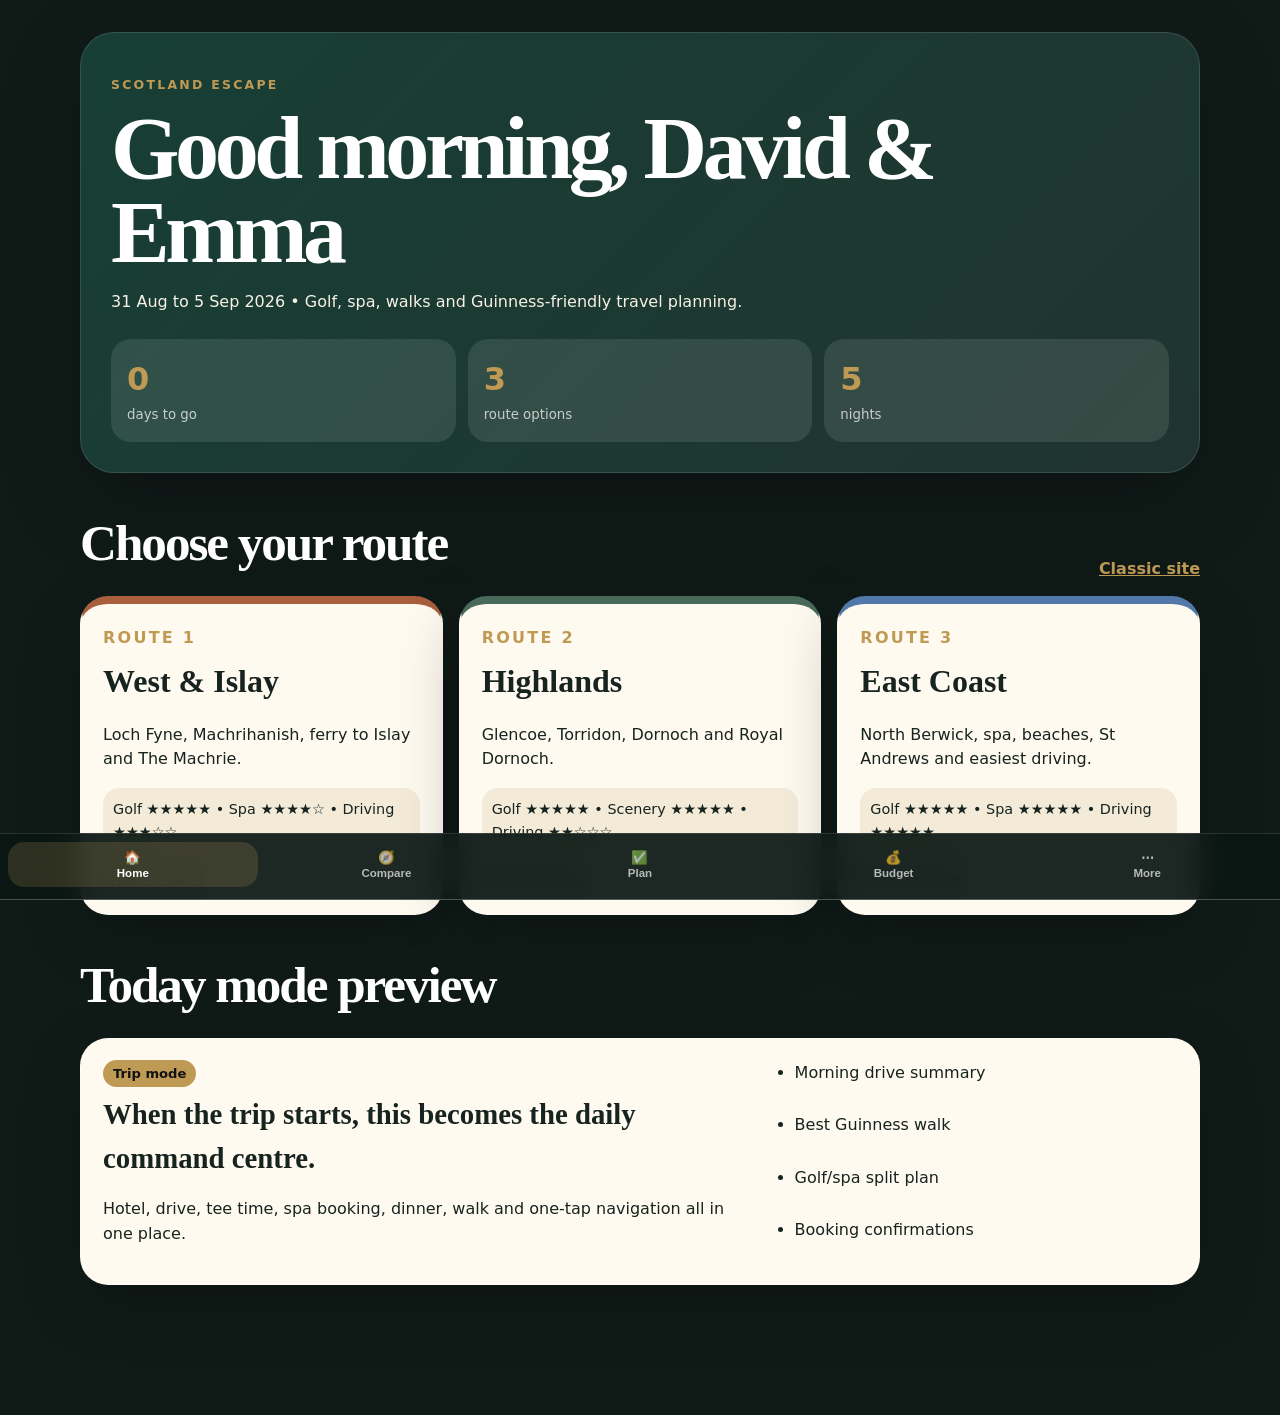
<file: app.html>
<!doctype html>
<html lang="en">
<head>
  <meta charset="utf-8" />
  <meta name="viewport" content="width=device-width, initial-scale=1" />
  <title>Scotland Escape App</title>
  <link rel="manifest" href="manifest.json" />
  <link rel="stylesheet" href="style.css" />
</head>
<body class="app-shell">
  <main class="app-main">
    <section class="app-hero-card">
      <p class="eyebrow">Scotland Escape</p>
      <h1>Good morning, David & Emma</h1>
      <p>31 Aug to 5 Sep 2026 • Golf, spa, walks and Guinness-friendly travel planning.</p>
      <div class="app-stat-row">
        <span><strong id="countdownDays">—</strong><small>days to go</small></span>
        <span><strong>3</strong><small>route options</small></span>
        <span><strong>5</strong><small>nights</small></span>
      </div>
    </section>

    <section id="home" class="app-panel active">
      <div class="app-section-head"><h2>Choose your route</h2><a href="index.html">Classic site</a></div>
      <div class="app-route-grid">
        <article class="app-route-card west"><b>Route 1</b><h3>West & Islay</h3><p>Loch Fyne, Machrihanish, ferry to Islay and The Machrie.</p><div class="mini-score">Golf ★★★★★ • Spa ★★★★☆ • Driving ★★★☆☆</div><a href="route-1.html">Open route</a></article>
        <article class="app-route-card highlands"><b>Route 2</b><h3>Highlands</h3><p>Glencoe, Torridon, Dornoch and Royal Dornoch.</p><div class="mini-score">Golf ★★★★★ • Scenery ★★★★★ • Driving ★★☆☆☆</div><a href="route-2.html">Open route</a></article>
        <article class="app-route-card east"><b>Route 3</b><h3>East Coast</h3><p>North Berwick, spa, beaches, St Andrews and easiest driving.</p><div class="mini-score">Golf ★★★★★ • Spa ★★★★★ • Driving ★★★★★</div><a href="route-3.html">Open route</a></article>
      </div>

      <div class="app-section-head"><h2>Today mode preview</h2></div>
      <div class="today-card">
        <div><span class="pill">Trip mode</span><h3>When the trip starts, this becomes the daily command centre.</h3><p>Hotel, drive, tee time, spa booking, dinner, walk and one-tap navigation all in one place.</p></div>
        <ul><li>Morning drive summary</li><li>Best Guinness walk</li><li>Golf/spa split plan</li><li>Booking confirmations</li></ul>
      </div>
    </section>

    <section id="compare" class="app-panel">
      <div class="app-section-head"><h2>Compare routes</h2></div>
      <div class="comparison-bars">
        <article><h3>Route 1 — West & Islay</h3><p>Best adventure and island feel.</p><meter min="0" max="100" value="86"></meter><span>Escape score 86</span></article>
        <article><h3>Route 2 — Highlands</h3><p>Best scenery and Royal Dornoch.</p><meter min="0" max="100" value="82"></meter><span>Escape score 82</span></article>
        <article><h3>Route 3 — East Coast</h3><p>Best spa, walks and easy logistics.</p><meter min="0" max="100" value="91"></meter><span>Escape score 91</span></article>
      </div>
      <div class="app-section-head"><h2>David & Emma mode</h2><p>Move the priorities and the recommendation updates instantly.</p></div>
      <div class="sliders-card">
        <label>Golf <input data-priority="golf" type="range" min="1" max="10" value="9"></label>
        <label>Spa <input data-priority="spa" type="range" min="1" max="10" value="8"></label>
        <label>Scenery <input data-priority="scenery" type="range" min="1" max="10" value="8"></label>
        <label>Easy driving <input data-priority="driving" type="range" min="1" max="10" value="6"></label>
        <label>Dog walks <input data-priority="dog" type="range" min="1" max="10" value="9"></label>
        <div class="recommendation" id="routeRecommendation">Recommended: Route 3 — East Coast</div>
      </div>
    </section>

    <section id="planner" class="app-panel">
      <div class="app-section-head"><h2>Booking progress</h2></div>
      <div class="progress-list">
        <label><span>Hotels</span><progress value="20" max="100"></progress><input type="checkbox"> Confirm dog rooms</label>
        <label><span>Golf</span><progress value="10" max="100"></progress><input type="checkbox"> Book tee times</label>
        <label><span>Spa</span><progress value="0" max="100"></progress><input type="checkbox"> Pick treatments</label>
        <label><span>Restaurants</span><progress value="0" max="100"></progress><input type="checkbox"> Book dinners</label>
        <label><span>Ferry</span><progress value="0" max="100"></progress><input type="checkbox"> Route 1 only</label>
      </div>
      <div class="app-section-head"><h2>Before-you-leave checklist</h2></div>
      <div class="timeline-list">
        <article><b>60 days</b><span>Book hotels, dog rooms and priority golf.</span></article>
        <article><b>30 days</b><span>Confirm dinner and spa bookings.</span></article>
        <article><b>14 days</b><span>Check ferry, dog policies and weather trend.</span></article>
        <article><b>7 days</b><span>Pack golf, spa, road trip and Guinness kit.</span></article>
        <article><b>1 day</b><span>Download maps and save confirmations offline.</span></article>
      </div>
    </section>

    <section id="budget" class="app-panel">
      <div class="app-section-head"><h2>Budget planner</h2></div>
      <div class="budget-app-card">
        <label>Accommodation <input class="budget-range" id="bAccom" type="range" min="1000" max="2600" value="1600" step="50"><b>£<span>1600</span></b></label>
        <label>Golf <input class="budget-range" id="bGolf" type="range" min="300" max="1200" value="850" step="25"><b>£<span>850</span></b></label>
        <label>Food <input class="budget-range" id="bFood" type="range" min="250" max="900" value="500" step="25"><b>£<span>500</span></b></label>
        <label>Spa <input class="budget-range" id="bSpa" type="range" min="0" max="500" value="180" step="10"><b>£<span>180</span></b></label>
        <label>Fuel/ferry <input class="budget-range" id="bTravel" type="range" min="150" max="600" value="300" step="25"><b>£<span>300</span></b></label>
        <div class="budget-total">Estimated total <strong id="budgetTotal">£3,430</strong></div>
      </div>
    </section>

    <section id="more" class="app-panel">
      <div class="app-section-head"><h2>Planning library</h2></div>
      <div class="link-library">
        <a href="planning.html">All planning detail</a>
        <a href="features.html">Walks, packing and tools</a>
        <a href="route-1.html">Route 1 day-by-day</a>
        <a href="route-2.html">Route 2 day-by-day</a>
        <a href="route-3.html">Route 3 day-by-day</a>
      </div>
    </section>
  </main>

  <nav class="bottom-nav">
    <button data-tab="home" class="active">🏠<span>Home</span></button>
    <button data-tab="compare">🧭<span>Compare</span></button>
    <button data-tab="planner">✅<span>Plan</span></button>
    <button data-tab="budget">💰<span>Budget</span></button>
    <button data-tab="more">⋯<span>More</span></button>
  </nav>
  <script src="app.js"></script>
</body>
</html>
</file>
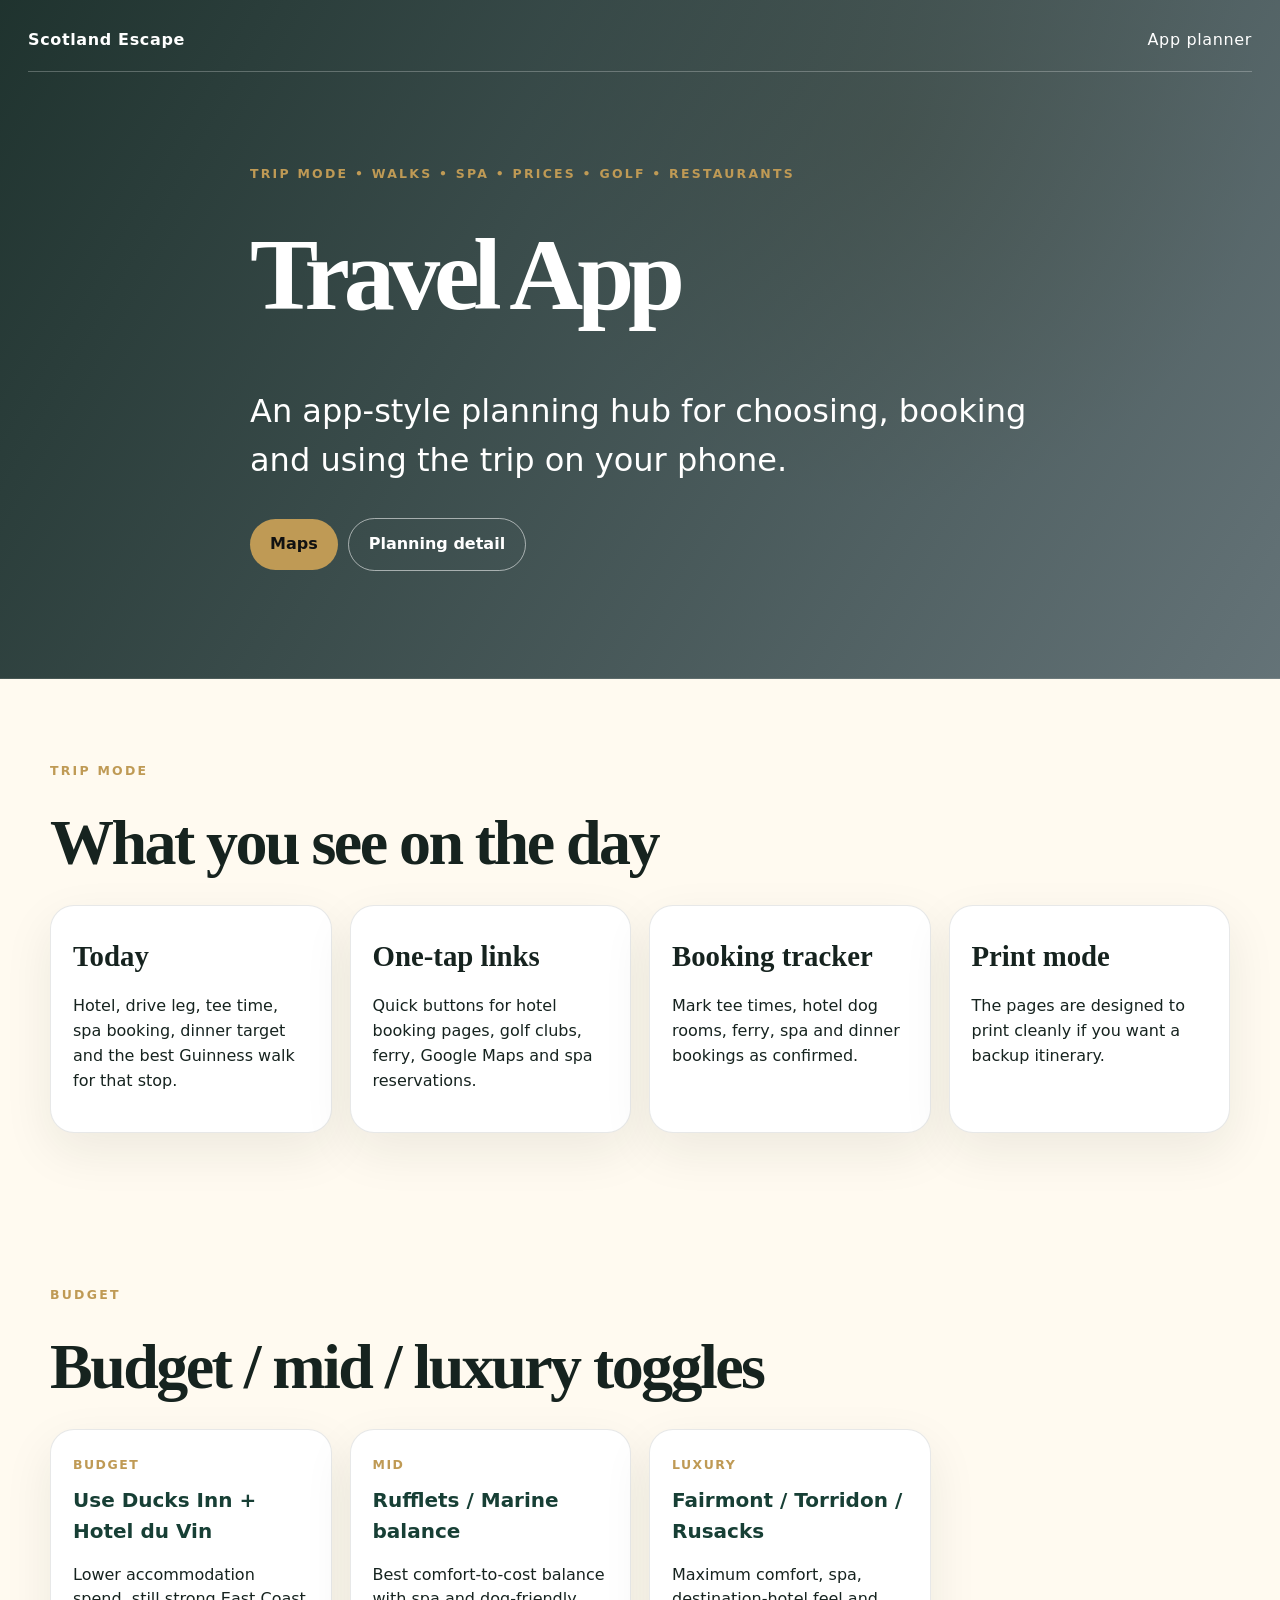
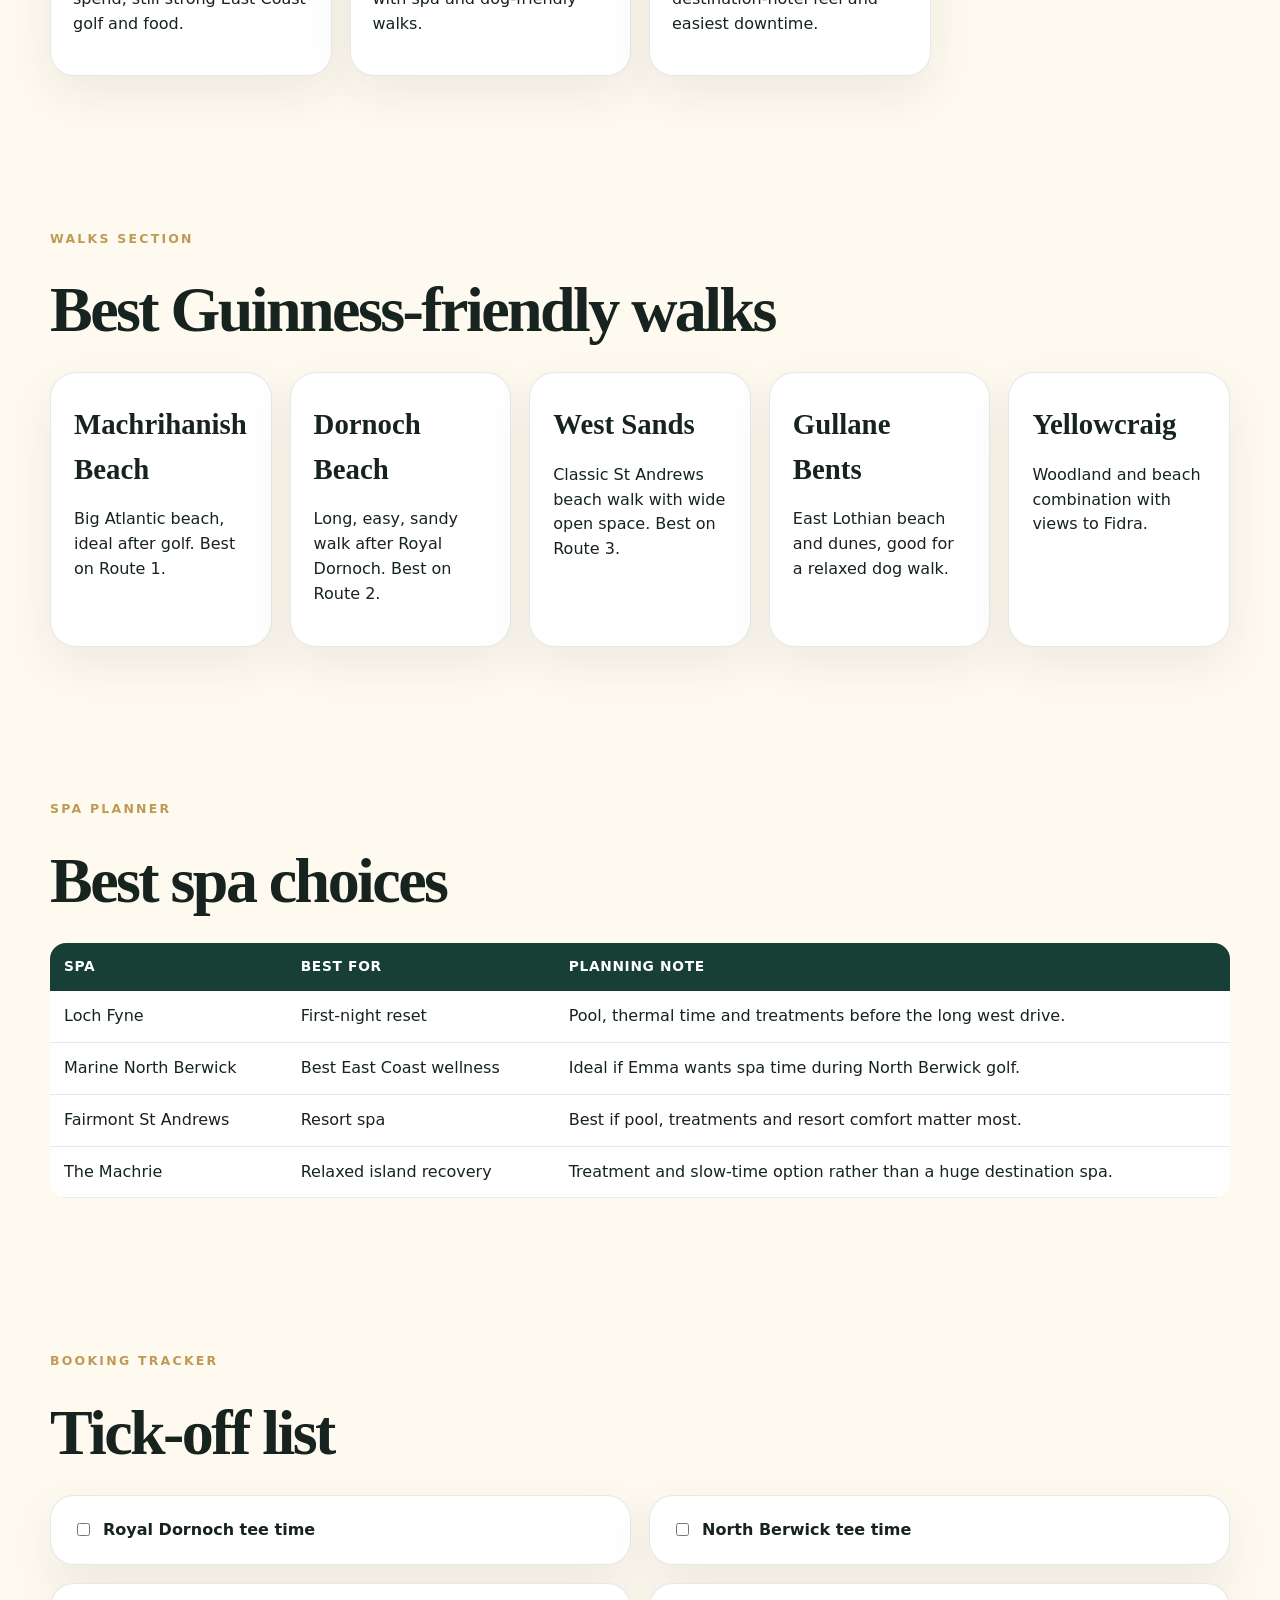
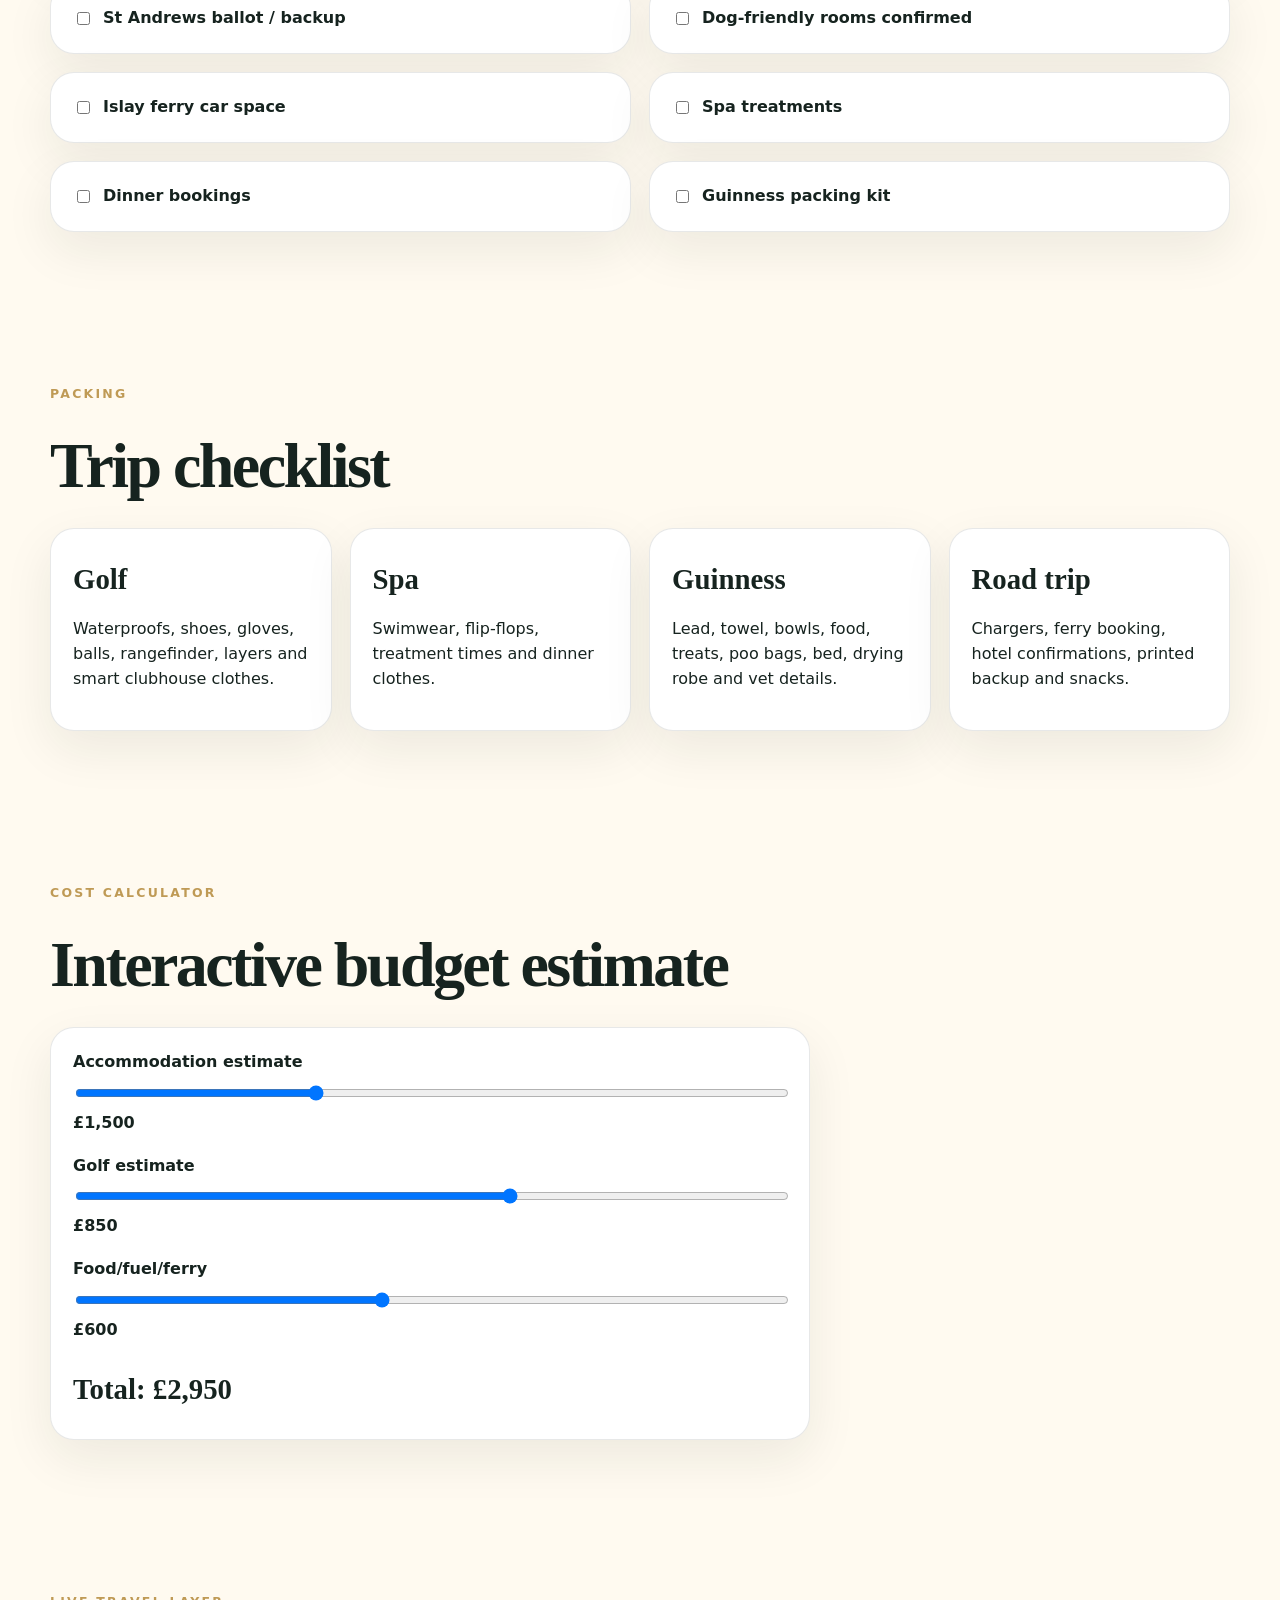
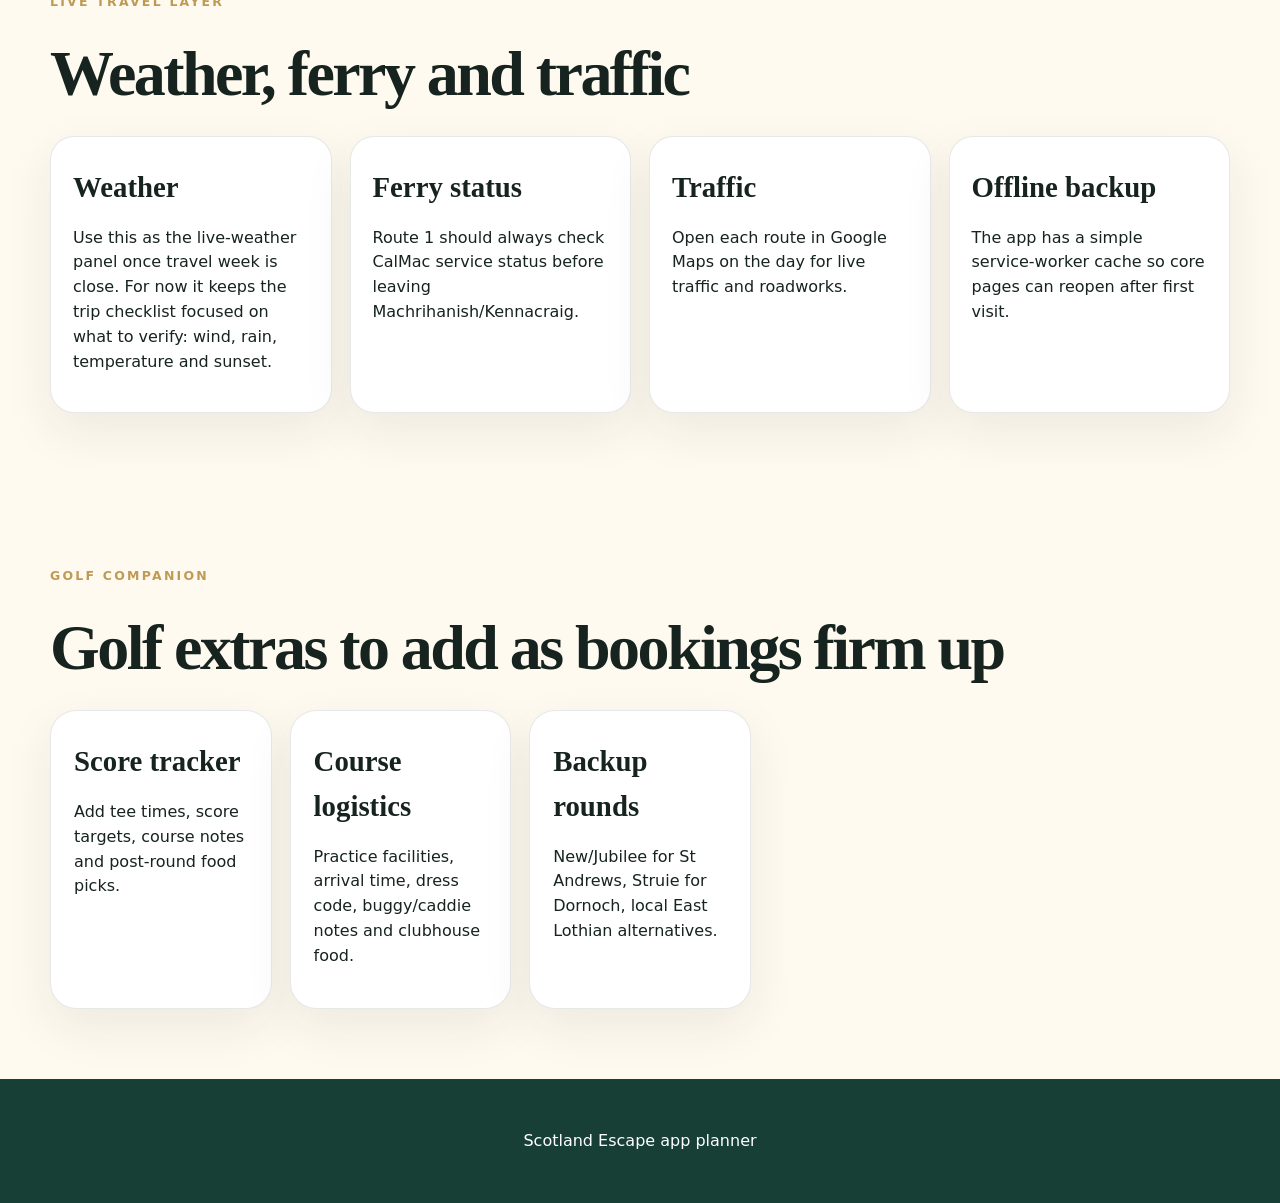
<file: features.html>
<!doctype html>
<html lang="en">
<head>
  <meta charset="utf-8" />
  <meta name="viewport" content="width=device-width, initial-scale=1" />
  <title>Scotland Escape — App Planner</title>
  <link rel="stylesheet" href="style.css" />
  <link rel="manifest" href="manifest.json" />
</head>
<body>
<header class="hero" style="min-height:60vh">
  <nav><strong>Scotland Escape</strong><span>App planner</span></nav>
  <div class="hero-inner">
    <p class="eyebrow">Trip mode • Walks • Spa • Prices • Golf • Restaurants</p>
    <h1 style="font-size:clamp(3rem,8vw,7rem)">Travel App</h1>
    <p class="subtitle">An app-style planning hub for choosing, booking and using the trip on your phone.</p>
    <div class="hero-actions"><a class="button" href="index.html">Maps</a><a class="button ghost" href="planning.html">Planning detail</a></div>
  </div>
</header>
<main>
<section class="section">
  <p class="eyebrow">Trip mode</p><h2>What you see on the day</h2>
  <div class="feature-grid">
    <article><h3>Today</h3><p>Hotel, drive leg, tee time, spa booking, dinner target and the best Guinness walk for that stop.</p></article>
    <article><h3>One-tap links</h3><p>Quick buttons for hotel booking pages, golf clubs, ferry, Google Maps and spa reservations.</p></article>
    <article><h3>Booking tracker</h3><p>Mark tee times, hotel dog rooms, ferry, spa and dinner bookings as confirmed.</p></article>
    <article><h3>Print mode</h3><p>The pages are designed to print cleanly if you want a backup itinerary.</p></article>
  </div>
</section>
<section class="section">
  <p class="eyebrow">Budget</p><h2>Budget / mid / luxury toggles</h2>
  <div class="price-cards">
    <article><span>Budget</span><strong>Use Ducks Inn + Hotel du Vin</strong><p>Lower accommodation spend, still strong East Coast golf and food.</p></article>
    <article><span>Mid</span><strong>Rufflets / Marine balance</strong><p>Best comfort-to-cost balance with spa and dog-friendly walks.</p></article>
    <article><span>Luxury</span><strong>Fairmont / Torridon / Rusacks</strong><p>Maximum comfort, spa, destination-hotel feel and easiest downtime.</p></article>
  </div>
</section>
<section class="section" id="walks">
  <p class="eyebrow">Walks section</p><h2>Best Guinness-friendly walks</h2>
  <div class="cards">
    <article><h3>Machrihanish Beach</h3><p>Big Atlantic beach, ideal after golf. Best on Route 1.</p></article>
    <article><h3>Dornoch Beach</h3><p>Long, easy, sandy walk after Royal Dornoch. Best on Route 2.</p></article>
    <article><h3>West Sands</h3><p>Classic St Andrews beach walk with wide open space. Best on Route 3.</p></article>
    <article><h3>Gullane Bents</h3><p>East Lothian beach and dunes, good for a relaxed dog walk.</p></article>
    <article><h3>Yellowcraig</h3><p>Woodland and beach combination with views to Fidra.</p></article>
  </div>
</section>
<section class="section">
  <p class="eyebrow">Spa planner</p><h2>Best spa choices</h2>
  <table><tr><th>Spa</th><th>Best for</th><th>Planning note</th></tr><tr><td>Loch Fyne</td><td>First-night reset</td><td>Pool, thermal time and treatments before the long west drive.</td></tr><tr><td>Marine North Berwick</td><td>Best East Coast wellness</td><td>Ideal if Emma wants spa time during North Berwick golf.</td></tr><tr><td>Fairmont St Andrews</td><td>Resort spa</td><td>Best if pool, treatments and resort comfort matter most.</td></tr><tr><td>The Machrie</td><td>Relaxed island recovery</td><td>Treatment and slow-time option rather than a huge destination spa.</td></tr></table>
</section>
<section class="section">
  <p class="eyebrow">Booking tracker</p><h2>Tick-off list</h2>
  <div class="check-grid">
    <label><input type="checkbox"> Royal Dornoch tee time</label><label><input type="checkbox"> North Berwick tee time</label><label><input type="checkbox"> St Andrews ballot / backup</label><label><input type="checkbox"> Dog-friendly rooms confirmed</label><label><input type="checkbox"> Islay ferry car space</label><label><input type="checkbox"> Spa treatments</label><label><input type="checkbox"> Dinner bookings</label><label><input type="checkbox"> Guinness packing kit</label>
  </div>
</section>
<section class="section">
  <p class="eyebrow">Packing</p><h2>Trip checklist</h2>
  <div class="feature-grid"><article><h3>Golf</h3><p>Waterproofs, shoes, gloves, balls, rangefinder, layers and smart clubhouse clothes.</p></article><article><h3>Spa</h3><p>Swimwear, flip-flops, treatment times and dinner clothes.</p></article><article><h3>Guinness</h3><p>Lead, towel, bowls, food, treats, poo bags, bed, drying robe and vet details.</p></article><article><h3>Road trip</h3><p>Chargers, ferry booking, hotel confirmations, printed backup and snacks.</p></article></div>
</section>
<section class="section" id="calculator">
  <p class="eyebrow">Cost calculator</p><h2>Interactive budget estimate</h2>
  <div class="calculator-card">
    <label>Accommodation estimate <input id="accom" type="range" min="1000" max="2500" value="1500" step="50"><b id="accomOut">£1500</b></label>
    <label>Golf estimate <input id="golf" type="range" min="300" max="1200" value="850" step="25"><b id="golfOut">£850</b></label>
    <label>Food/fuel/ferry <input id="extras" type="range" min="300" max="1000" value="600" step="25"><b id="extrasOut">£600</b></label>
    <h3>Total: <span id="totalOut">£2950</span></h3>
  </div>
</section>
<section class="section" id="weather">
  <p class="eyebrow">Live travel layer</p><h2>Weather, ferry and traffic</h2>
  <div class="feature-grid">
    <article><h3>Weather</h3><p>Use this as the live-weather panel once travel week is close. For now it keeps the trip checklist focused on what to verify: wind, rain, temperature and sunset.</p></article>
    <article><h3>Ferry status</h3><p>Route 1 should always check CalMac service status before leaving Machrihanish/Kennacraig.</p></article>
    <article><h3>Traffic</h3><p>Open each route in Google Maps on the day for live traffic and roadworks.</p></article>
    <article><h3>Offline backup</h3><p>The app has a simple service-worker cache so core pages can reopen after first visit.</p></article>
  </div>
</section>
<section class="section" id="scorecards">
  <p class="eyebrow">Golf companion</p><h2>Golf extras to add as bookings firm up</h2>
  <div class="cards">
    <article><h3>Score tracker</h3><p>Add tee times, score targets, course notes and post-round food picks.</p></article>
    <article><h3>Course logistics</h3><p>Practice facilities, arrival time, dress code, buggy/caddie notes and clubhouse food.</p></article>
    <article><h3>Backup rounds</h3><p>New/Jubilee for St Andrews, Struie for Dornoch, local East Lothian alternatives.</p></article>
  </div>
</section>
<script>
function bindBudget(){const ids=['accom','golf','extras'];function upd(){let t=0;ids.forEach(id=>{const el=document.getElementById(id),out=document.getElementById(id+'Out');if(el){t+=+el.value;out.textContent='£'+(+el.value).toLocaleString();}});const total=document.getElementById('totalOut');if(total)total.textContent='£'+t.toLocaleString();}ids.forEach(id=>document.getElementById(id)?.addEventListener('input',upd));upd();}bindBudget();
if('serviceWorker' in navigator){navigator.serviceWorker.register('./sw.js').catch(()=>{});}
</script>
</main>
<footer><p>Scotland Escape app planner</p></footer>
</body></html>
</file>
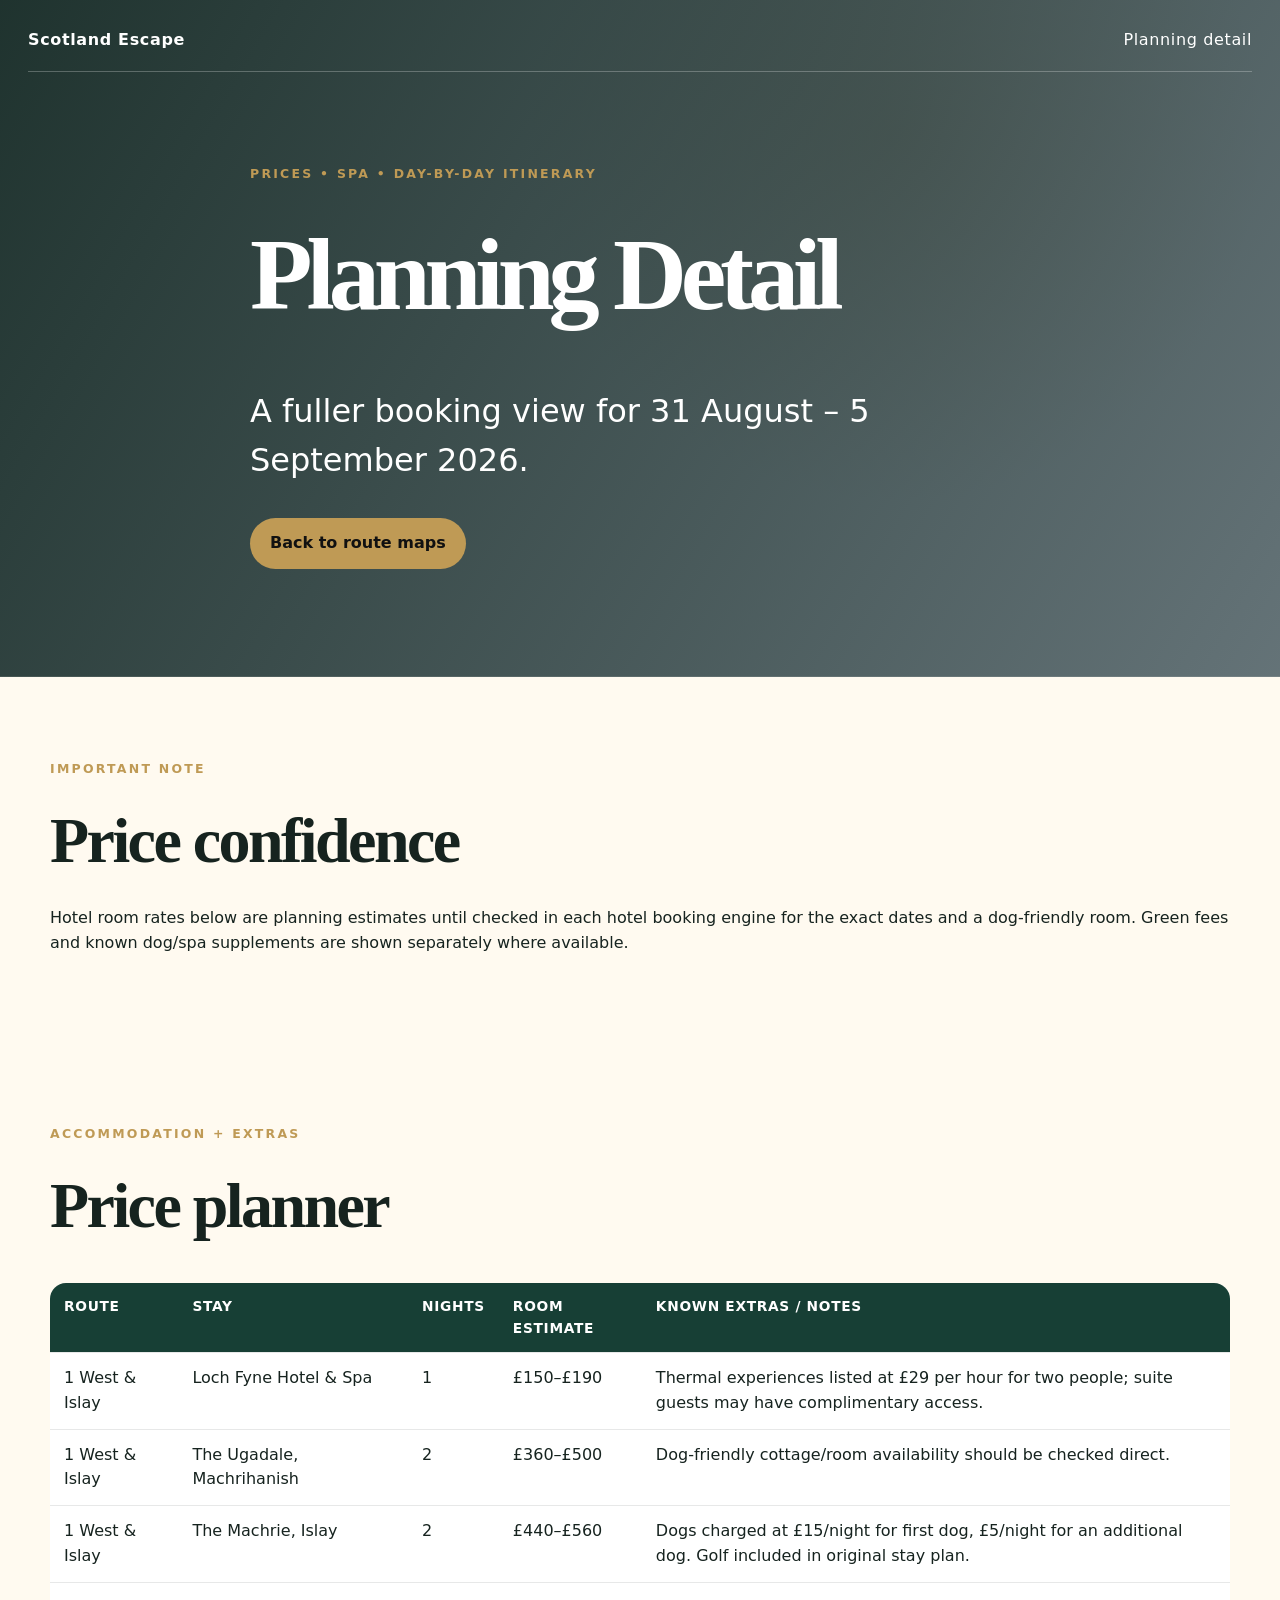
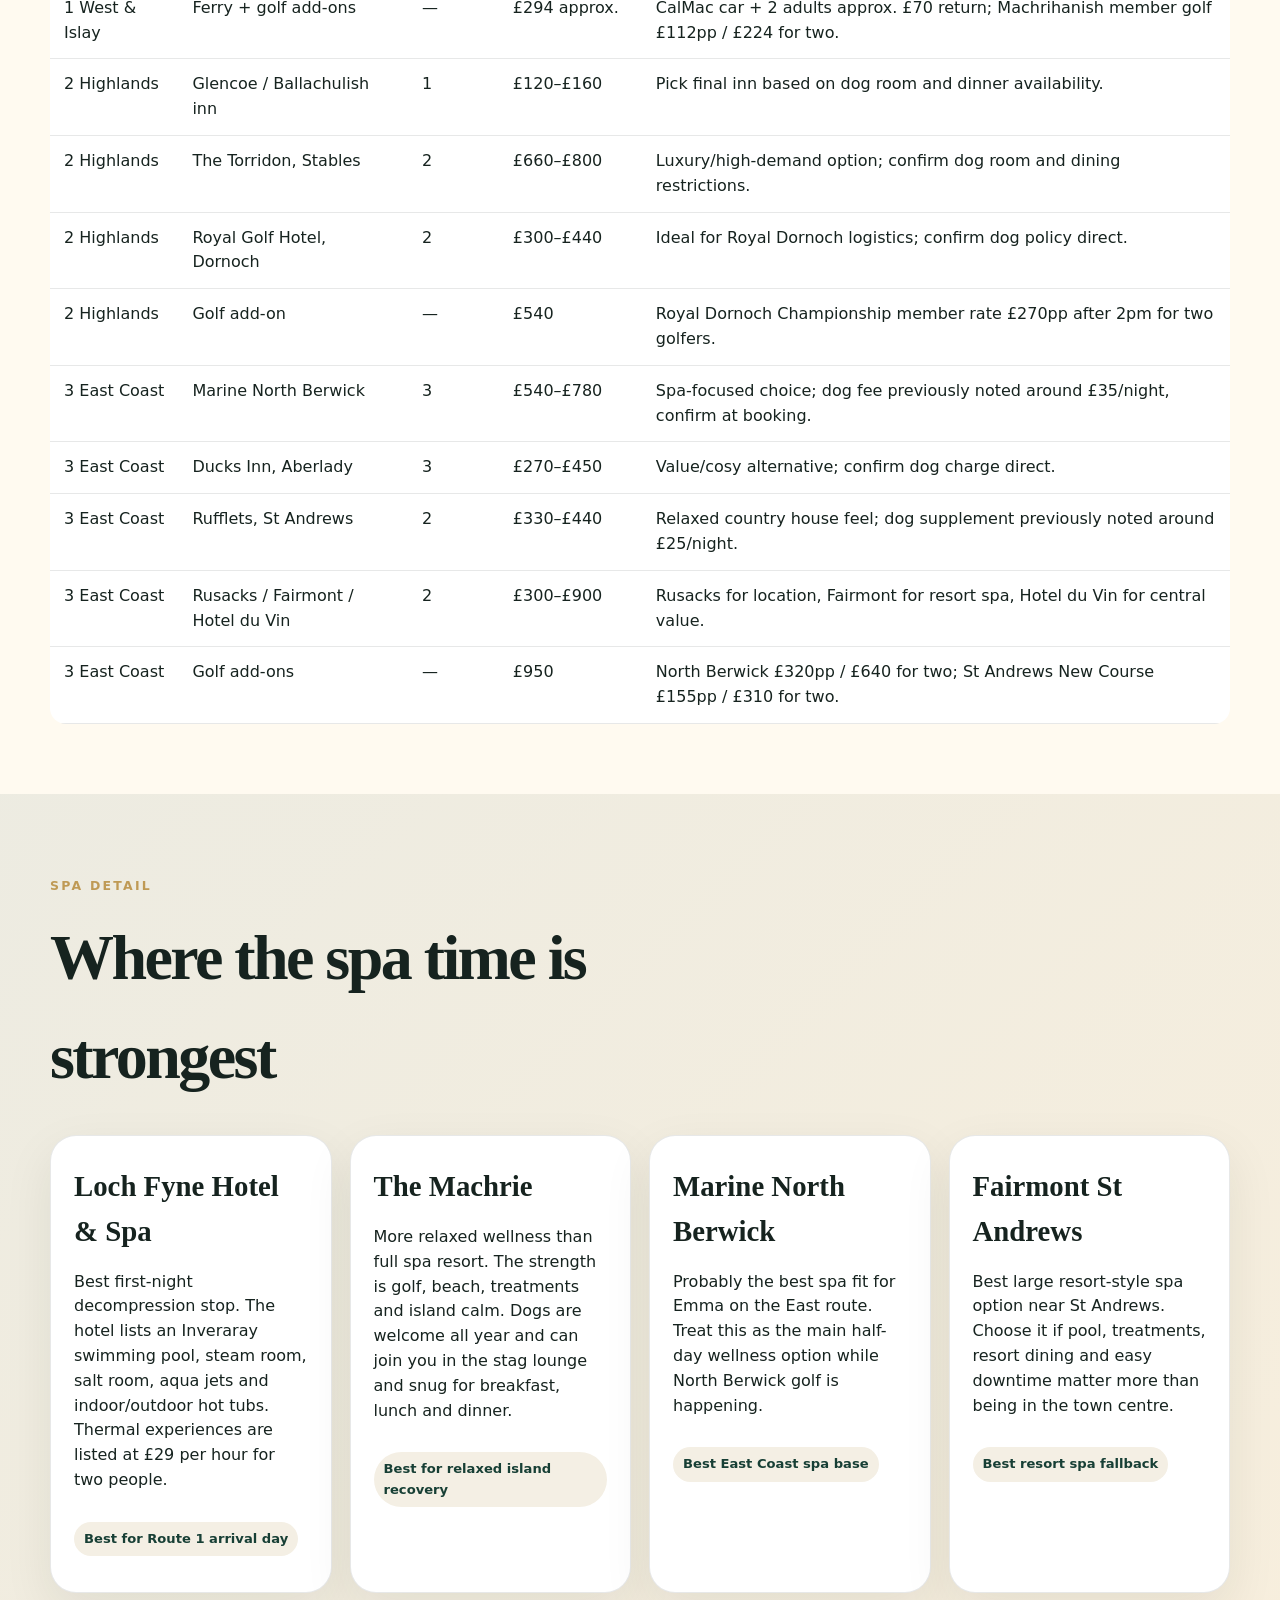
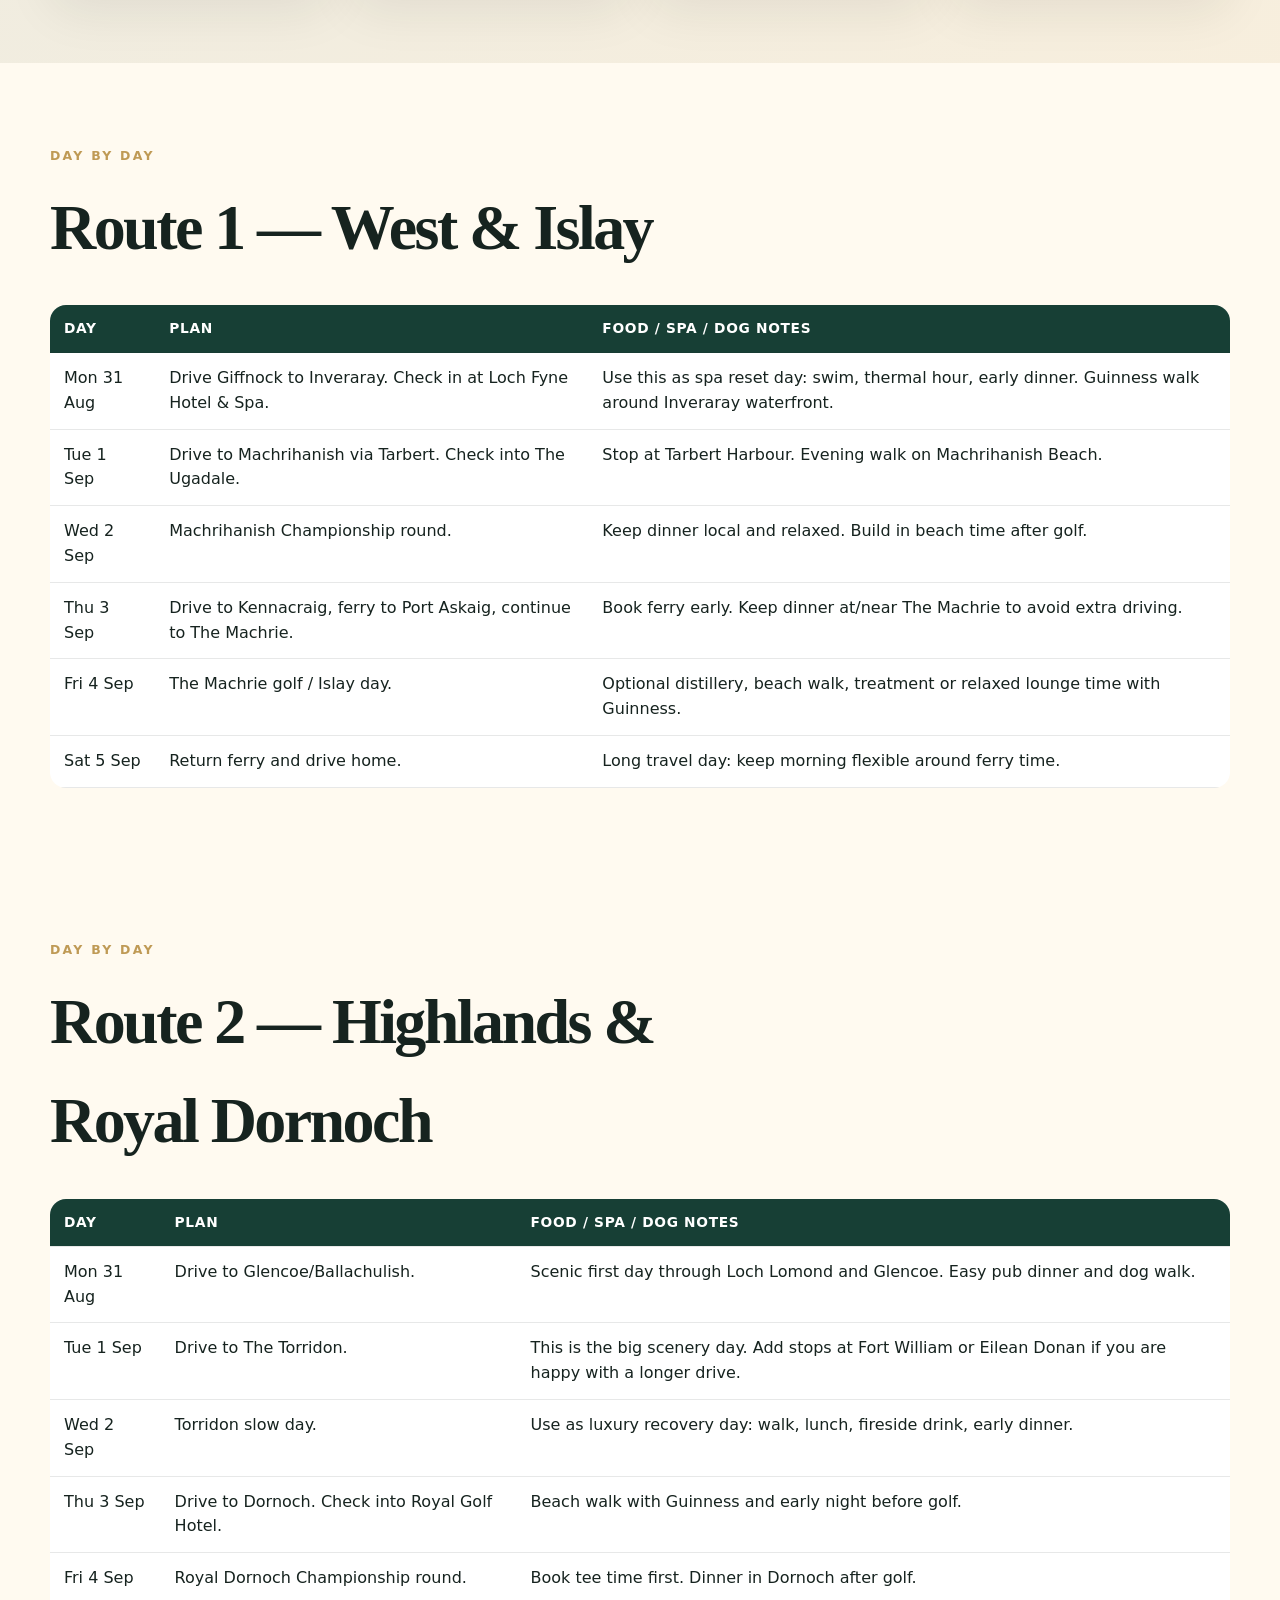
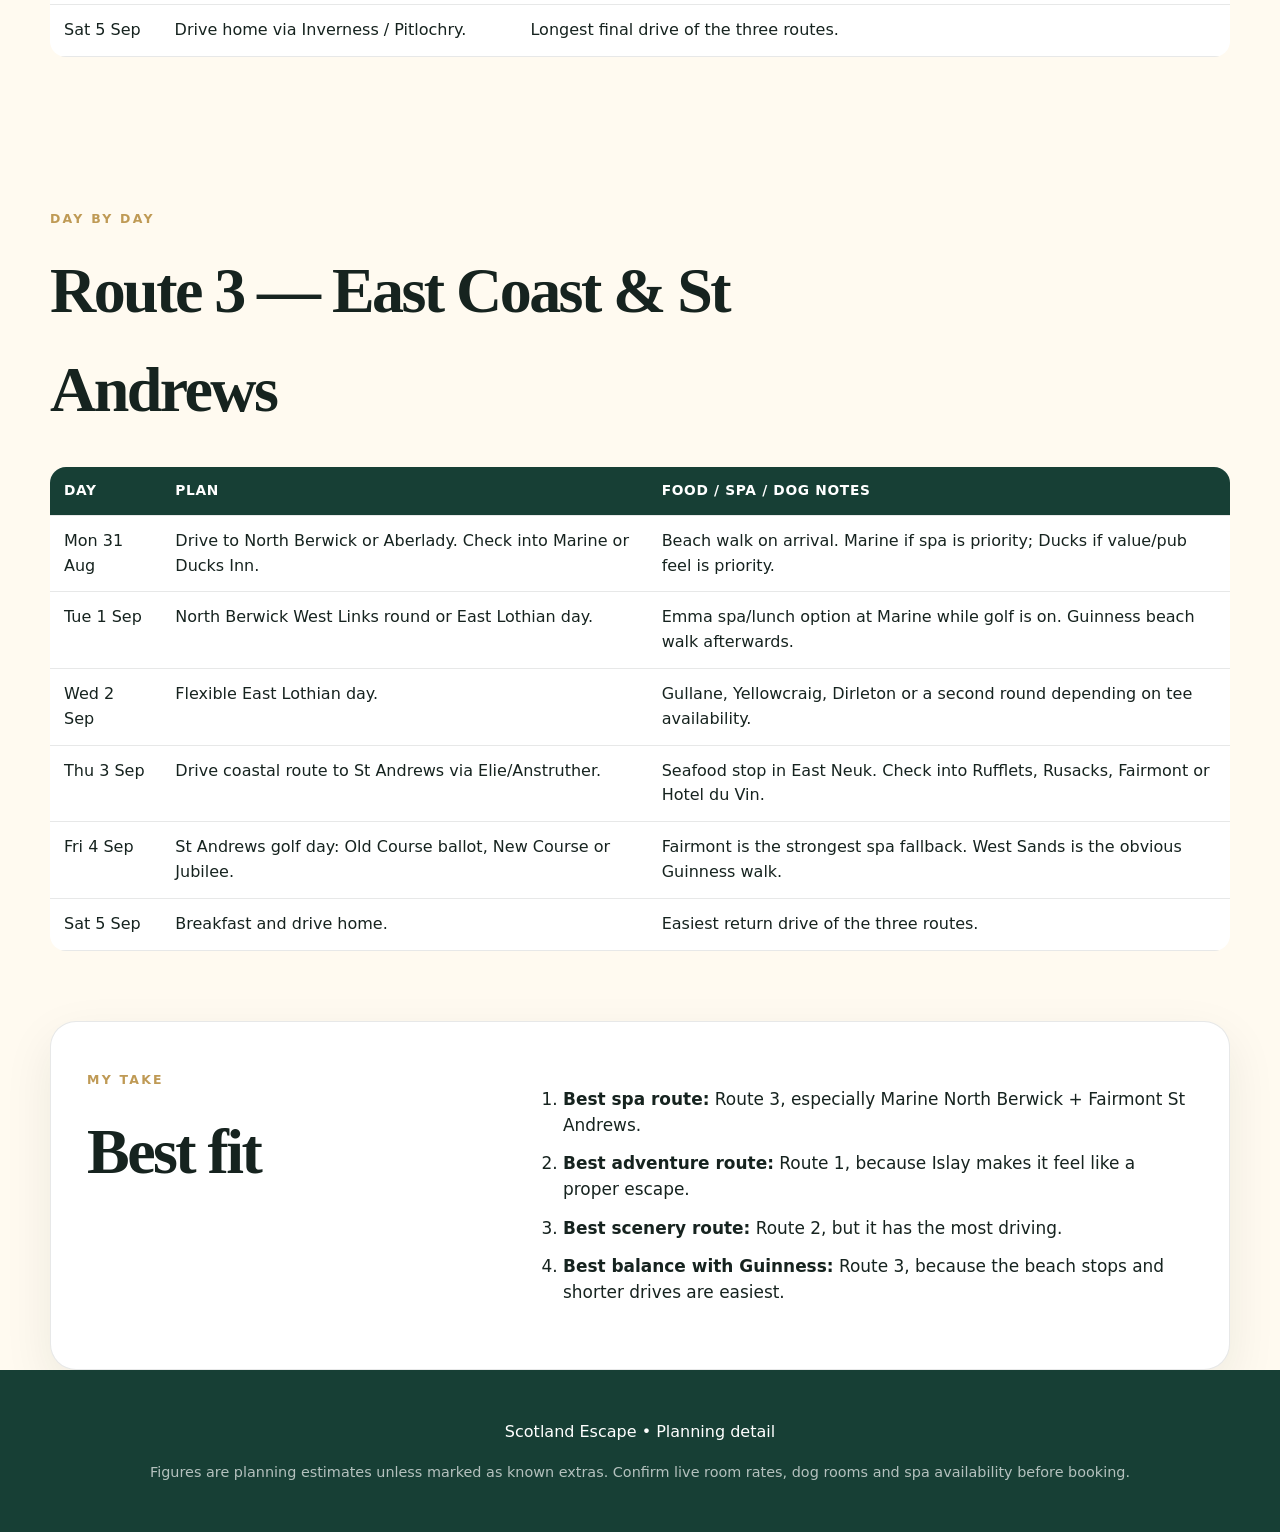
<file: planning.html>
<!doctype html>
<html lang="en">
<head>
  <meta charset="utf-8" />
  <meta name="viewport" content="width=device-width, initial-scale=1" />
  <title>Scotland Escape 2026 — Planning Detail</title>
  <link rel="stylesheet" href="style.css" />
</head>
<body>
  <header class="hero" style="min-height:55vh">
    <nav>
      <strong>Scotland Escape</strong>
      <span>Planning detail</span>
    </nav>
    <div class="hero-inner">
      <p class="eyebrow">Prices • Spa • Day-by-day itinerary</p>
      <h1 style="font-size:clamp(3rem,8vw,7rem)">Planning Detail</h1>
      <p class="subtitle">A fuller booking view for 31 August – 5 September 2026.</p>
      <div class="hero-actions"><a class="button" href="index.html">Back to route maps</a></div>
    </div>
  </header>

  <main>
    <section class="section">
      <p class="eyebrow">Important note</p>
      <h2>Price confidence</h2>
      <p>Hotel room rates below are planning estimates until checked in each hotel booking engine for the exact dates and a dog-friendly room. Green fees and known dog/spa supplements are shown separately where available.</p>
    </section>

    <section class="section">
      <div class="section-head">
        <p class="eyebrow">Accommodation + extras</p>
        <h2>Price planner</h2>
      </div>
      <table>
        <tr><th>Route</th><th>Stay</th><th>Nights</th><th>Room estimate</th><th>Known extras / notes</th></tr>
        <tr><td>1 West & Islay</td><td>Loch Fyne Hotel & Spa</td><td>1</td><td>£150–£190</td><td>Thermal experiences listed at £29 per hour for two people; suite guests may have complimentary access.</td></tr>
        <tr><td>1 West & Islay</td><td>The Ugadale, Machrihanish</td><td>2</td><td>£360–£500</td><td>Dog-friendly cottage/room availability should be checked direct.</td></tr>
        <tr><td>1 West & Islay</td><td>The Machrie, Islay</td><td>2</td><td>£440–£560</td><td>Dogs charged at £15/night for first dog, £5/night for an additional dog. Golf included in original stay plan.</td></tr>
        <tr><td>1 West & Islay</td><td>Ferry + golf add-ons</td><td>—</td><td>£294 approx.</td><td>CalMac car + 2 adults approx. £70 return; Machrihanish member golf £112pp / £224 for two.</td></tr>
        <tr><td>2 Highlands</td><td>Glencoe / Ballachulish inn</td><td>1</td><td>£120–£160</td><td>Pick final inn based on dog room and dinner availability.</td></tr>
        <tr><td>2 Highlands</td><td>The Torridon, Stables</td><td>2</td><td>£660–£800</td><td>Luxury/high-demand option; confirm dog room and dining restrictions.</td></tr>
        <tr><td>2 Highlands</td><td>Royal Golf Hotel, Dornoch</td><td>2</td><td>£300–£440</td><td>Ideal for Royal Dornoch logistics; confirm dog policy direct.</td></tr>
        <tr><td>2 Highlands</td><td>Golf add-on</td><td>—</td><td>£540</td><td>Royal Dornoch Championship member rate £270pp after 2pm for two golfers.</td></tr>
        <tr><td>3 East Coast</td><td>Marine North Berwick</td><td>3</td><td>£540–£780</td><td>Spa-focused choice; dog fee previously noted around £35/night, confirm at booking.</td></tr>
        <tr><td>3 East Coast</td><td>Ducks Inn, Aberlady</td><td>3</td><td>£270–£450</td><td>Value/cosy alternative; confirm dog charge direct.</td></tr>
        <tr><td>3 East Coast</td><td>Rufflets, St Andrews</td><td>2</td><td>£330–£440</td><td>Relaxed country house feel; dog supplement previously noted around £25/night.</td></tr>
        <tr><td>3 East Coast</td><td>Rusacks / Fairmont / Hotel du Vin</td><td>2</td><td>£300–£900</td><td>Rusacks for location, Fairmont for resort spa, Hotel du Vin for central value.</td></tr>
        <tr><td>3 East Coast</td><td>Golf add-ons</td><td>—</td><td>£950</td><td>North Berwick £320pp / £640 for two; St Andrews New Course £155pp / £310 for two.</td></tr>
      </table>
    </section>

    <section class="section spa" id="spa-detail">
      <div class="section-head">
        <p class="eyebrow">Spa detail</p>
        <h2>Where the spa time is strongest</h2>
      </div>
      <div class="spa-grid">
        <article><h3>Loch Fyne Hotel & Spa</h3><p>Best first-night decompression stop. The hotel lists an Inveraray swimming pool, steam room, salt room, aqua jets and indoor/outdoor hot tubs. Thermal experiences are listed at £29 per hour for two people.</p><p class="tag">Best for Route 1 arrival day</p></article>
        <article><h3>The Machrie</h3><p>More relaxed wellness than full spa resort. The strength is golf, beach, treatments and island calm. Dogs are welcome all year and can join you in the stag lounge and snug for breakfast, lunch and dinner.</p><p class="tag">Best for relaxed island recovery</p></article>
        <article><h3>Marine North Berwick</h3><p>Probably the best spa fit for Emma on the East route. Treat this as the main half-day wellness option while North Berwick golf is happening.</p><p class="tag">Best East Coast spa base</p></article>
        <article><h3>Fairmont St Andrews</h3><p>Best large resort-style spa option near St Andrews. Choose it if pool, treatments, resort dining and easy downtime matter more than being in the town centre.</p><p class="tag">Best resort spa fallback</p></article>
      </div>
    </section>

    <section class="section">
      <div class="section-head">
        <p class="eyebrow">Day by day</p>
        <h2>Route 1 — West & Islay</h2>
      </div>
      <table>
        <tr><th>Day</th><th>Plan</th><th>Food / spa / dog notes</th></tr>
        <tr><td>Mon 31 Aug</td><td>Drive Giffnock to Inveraray. Check in at Loch Fyne Hotel & Spa.</td><td>Use this as spa reset day: swim, thermal hour, early dinner. Guinness walk around Inveraray waterfront.</td></tr>
        <tr><td>Tue 1 Sep</td><td>Drive to Machrihanish via Tarbert. Check into The Ugadale.</td><td>Stop at Tarbert Harbour. Evening walk on Machrihanish Beach.</td></tr>
        <tr><td>Wed 2 Sep</td><td>Machrihanish Championship round.</td><td>Keep dinner local and relaxed. Build in beach time after golf.</td></tr>
        <tr><td>Thu 3 Sep</td><td>Drive to Kennacraig, ferry to Port Askaig, continue to The Machrie.</td><td>Book ferry early. Keep dinner at/near The Machrie to avoid extra driving.</td></tr>
        <tr><td>Fri 4 Sep</td><td>The Machrie golf / Islay day.</td><td>Optional distillery, beach walk, treatment or relaxed lounge time with Guinness.</td></tr>
        <tr><td>Sat 5 Sep</td><td>Return ferry and drive home.</td><td>Long travel day: keep morning flexible around ferry time.</td></tr>
      </table>
    </section>

    <section class="section">
      <div class="section-head">
        <p class="eyebrow">Day by day</p>
        <h2>Route 2 — Highlands & Royal Dornoch</h2>
      </div>
      <table>
        <tr><th>Day</th><th>Plan</th><th>Food / spa / dog notes</th></tr>
        <tr><td>Mon 31 Aug</td><td>Drive to Glencoe/Ballachulish.</td><td>Scenic first day through Loch Lomond and Glencoe. Easy pub dinner and dog walk.</td></tr>
        <tr><td>Tue 1 Sep</td><td>Drive to The Torridon.</td><td>This is the big scenery day. Add stops at Fort William or Eilean Donan if you are happy with a longer drive.</td></tr>
        <tr><td>Wed 2 Sep</td><td>Torridon slow day.</td><td>Use as luxury recovery day: walk, lunch, fireside drink, early dinner.</td></tr>
        <tr><td>Thu 3 Sep</td><td>Drive to Dornoch. Check into Royal Golf Hotel.</td><td>Beach walk with Guinness and early night before golf.</td></tr>
        <tr><td>Fri 4 Sep</td><td>Royal Dornoch Championship round.</td><td>Book tee time first. Dinner in Dornoch after golf.</td></tr>
        <tr><td>Sat 5 Sep</td><td>Drive home via Inverness / Pitlochry.</td><td>Longest final drive of the three routes.</td></tr>
      </table>
    </section>

    <section class="section">
      <div class="section-head">
        <p class="eyebrow">Day by day</p>
        <h2>Route 3 — East Coast & St Andrews</h2>
      </div>
      <table>
        <tr><th>Day</th><th>Plan</th><th>Food / spa / dog notes</th></tr>
        <tr><td>Mon 31 Aug</td><td>Drive to North Berwick or Aberlady. Check into Marine or Ducks Inn.</td><td>Beach walk on arrival. Marine if spa is priority; Ducks if value/pub feel is priority.</td></tr>
        <tr><td>Tue 1 Sep</td><td>North Berwick West Links round or East Lothian day.</td><td>Emma spa/lunch option at Marine while golf is on. Guinness beach walk afterwards.</td></tr>
        <tr><td>Wed 2 Sep</td><td>Flexible East Lothian day.</td><td>Gullane, Yellowcraig, Dirleton or a second round depending on tee availability.</td></tr>
        <tr><td>Thu 3 Sep</td><td>Drive coastal route to St Andrews via Elie/Anstruther.</td><td>Seafood stop in East Neuk. Check into Rufflets, Rusacks, Fairmont or Hotel du Vin.</td></tr>
        <tr><td>Fri 4 Sep</td><td>St Andrews golf day: Old Course ballot, New Course or Jubilee.</td><td>Fairmont is the strongest spa fallback. West Sands is the obvious Guinness walk.</td></tr>
        <tr><td>Sat 5 Sep</td><td>Breakfast and drive home.</td><td>Easiest return drive of the three routes.</td></tr>
      </table>
    </section>

    <section class="section booking">
      <div><p class="eyebrow">My take</p><h2>Best fit</h2></div>
      <ol>
        <li><strong>Best spa route:</strong> Route 3, especially Marine North Berwick + Fairmont St Andrews.</li>
        <li><strong>Best adventure route:</strong> Route 1, because Islay makes it feel like a proper escape.</li>
        <li><strong>Best scenery route:</strong> Route 2, but it has the most driving.</li>
        <li><strong>Best balance with Guinness:</strong> Route 3, because the beach stops and shorter drives are easiest.</li>
      </ol>
    </section>
  </main>

  <footer>
    <p>Scotland Escape • Planning detail</p>
    <p class="smallprint">Figures are planning estimates unless marked as known extras. Confirm live room rates, dog rooms and spa availability before booking.</p>
  </footer>
</body>
</html>
</file>
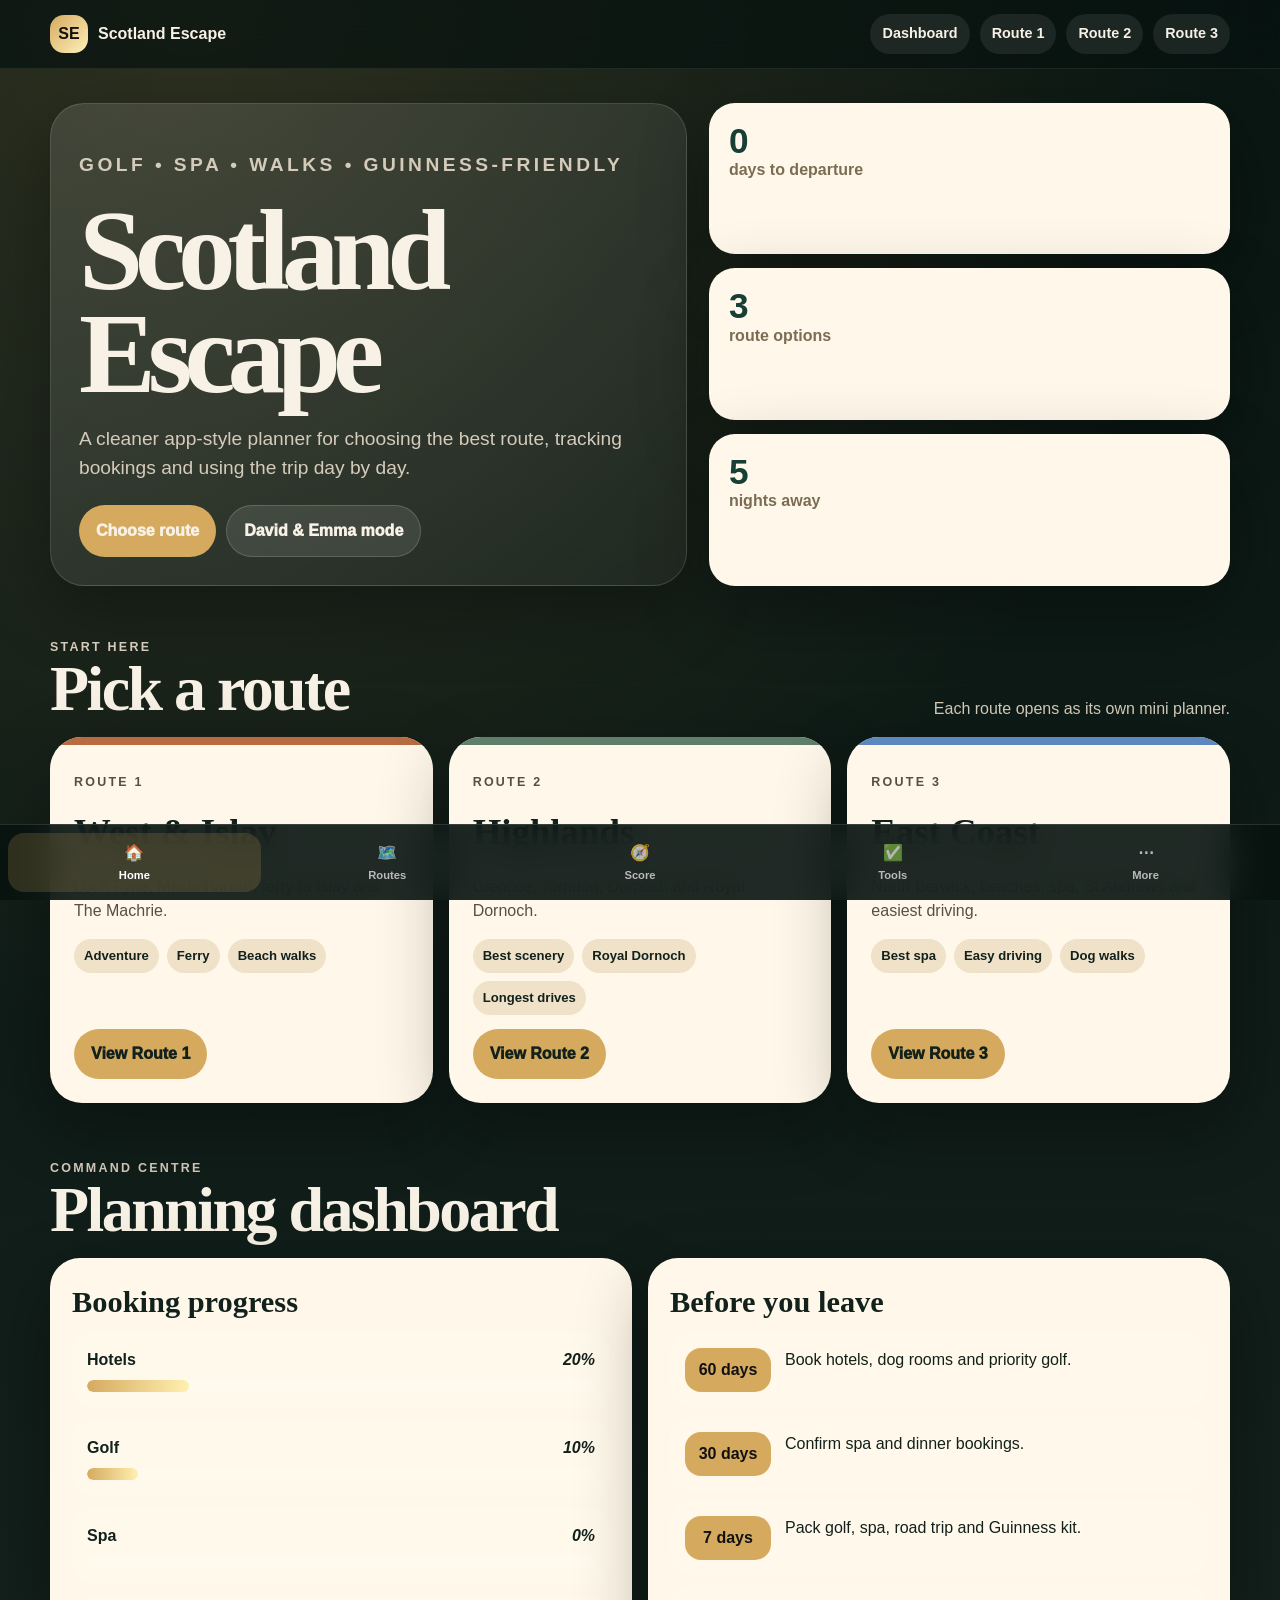
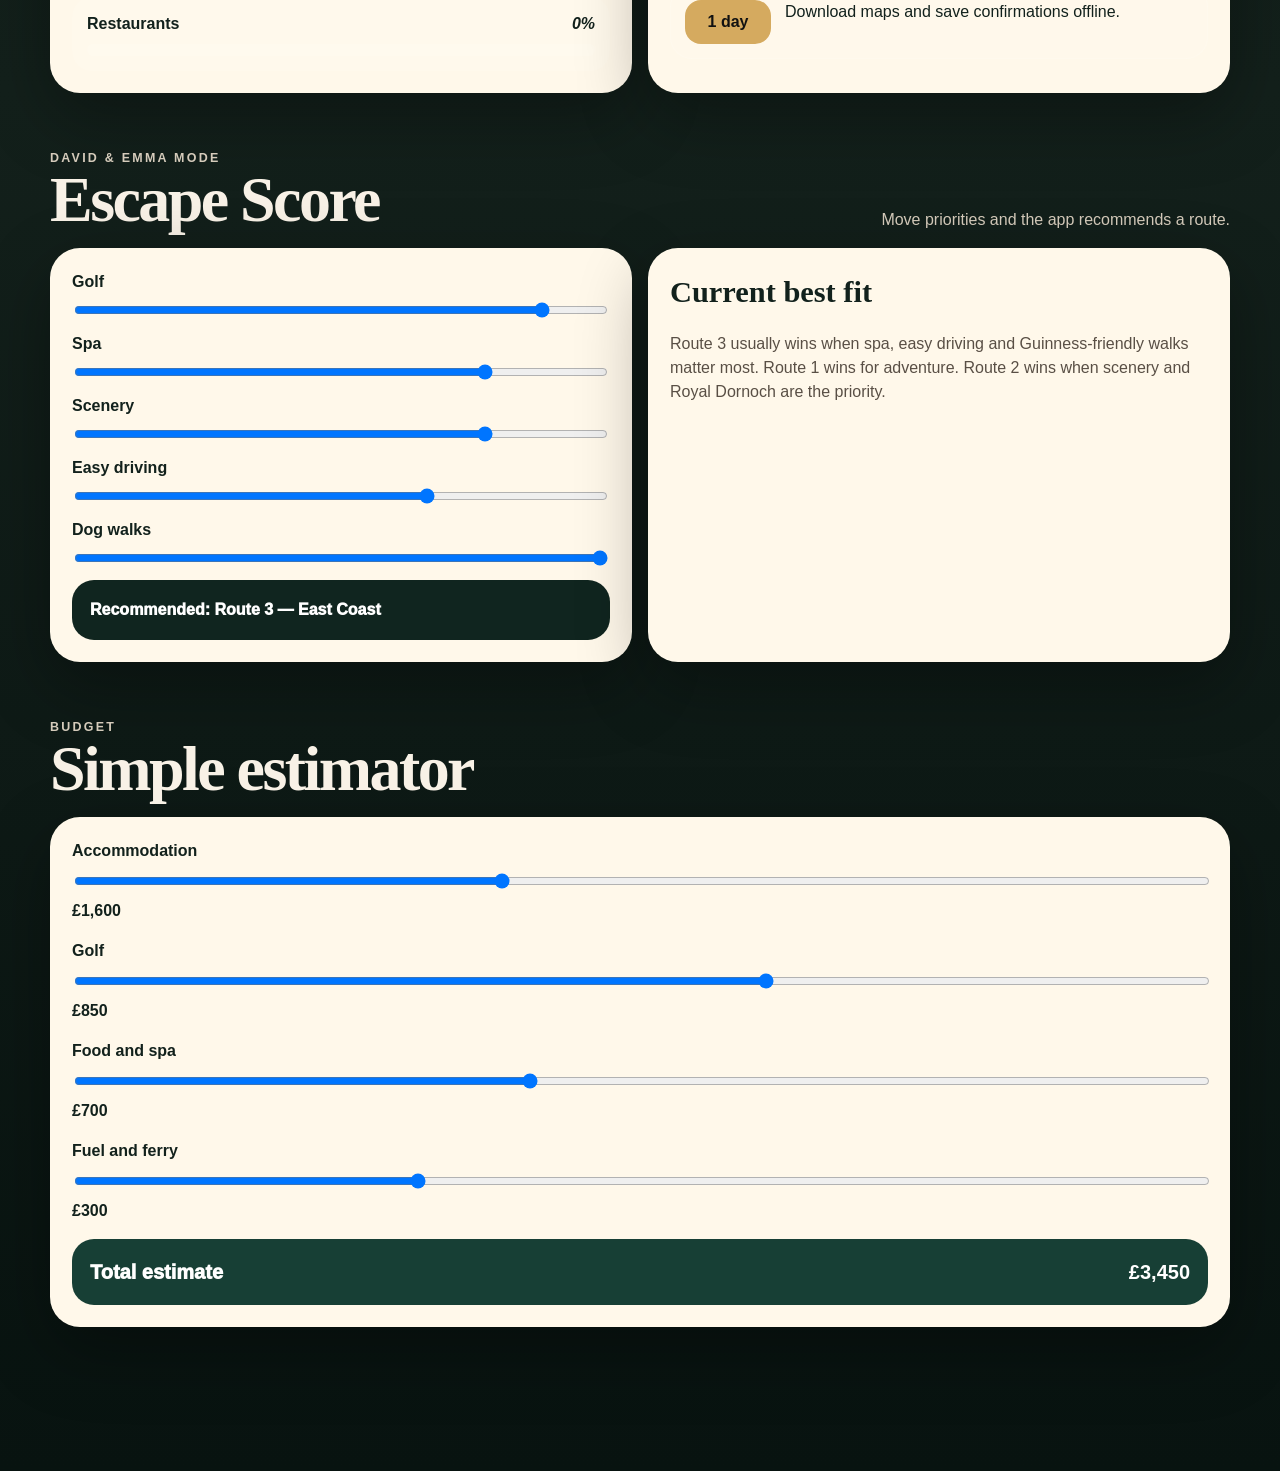
<file: v2.html>
<!doctype html><html lang="en"><head><meta charset="utf-8"><meta name="viewport" content="width=device-width,initial-scale=1"><title>Scotland Escape V2</title><link rel="stylesheet" href="app-v2.css"></head><body class="v2"><header class="v2-top"><div class="v2-top-inner"><div class="brand"><span class="brand-mark">SE</span><span>Scotland Escape</span></div><nav class="top-links"><a href="v2.html">Dashboard</a><a href="route-1.html">Route 1</a><a href="route-2.html">Route 2</a><a href="route-3.html">Route 3</a></nav></div></header><main class="v2-shell"><section class="v2-hero"><div class="hero-card"><p class="kicker">Golf • Spa • Walks • Guinness-friendly</p><h1>Scotland Escape</h1><p>A cleaner app-style planner for choosing the best route, tracking bookings and using the trip day by day.</p><div class="action-row"><a class="btn" href="#routes">Choose route</a><a class="btn secondary" href="#score">David & Emma mode</a></div></div><aside class="mini-dashboard"><div class="dash-stat"><strong id="daysToGo">—</strong><span>days to departure</span></div><div class="dash-stat"><strong>3</strong><span>route options</span></div><div class="dash-stat"><strong>5</strong><span>nights away</span></div></aside></section><section class="section" id="routes"><div class="section-head"><div><p class="kicker">Start here</p><h2>Pick a route</h2></div><p>Each route opens as its own mini planner.</p></div><div class="route-grid"><article class="route-card west"><div><p class="kicker">Route 1</p><h3>West & Islay</h3><p>Loch Fyne, Machrihanish, ferry to Islay and The Machrie.</p><div class="meta"><span class="chip">Adventure</span><span class="chip">Ferry</span><span class="chip">Beach walks</span></div></div><a class="btn" href="route-1.html">View Route 1</a></article><article class="route-card north"><div><p class="kicker">Route 2</p><h3>Highlands</h3><p>Glencoe, Torridon, Dornoch and Royal Dornoch.</p><div class="meta"><span class="chip">Best scenery</span><span class="chip">Royal Dornoch</span><span class="chip">Longest drives</span></div></div><a class="btn" href="route-2.html">View Route 2</a></article><article class="route-card east"><div><p class="kicker">Route 3</p><h3>East Coast</h3><p>North Berwick, beaches, spa, St Andrews and easiest driving.</p><div class="meta"><span class="chip">Best spa</span><span class="chip">Easy driving</span><span class="chip">Dog walks</span></div></div><a class="btn" href="route-3.html">View Route 3</a></article></div></section><section class="section"><div class="section-head"><div><p class="kicker">Command centre</p><h2>Planning dashboard</h2></div></div><div class="panel-grid"><article class="card"><h3>Booking progress</h3><div class="progress-stack"><div class="progress-row"><span><b>Hotels</b><em>20%</em></span><div class="bar"><i style="width:20%"></i></div></div><div class="progress-row"><span><b>Golf</b><em>10%</em></span><div class="bar"><i style="width:10%"></i></div></div><div class="progress-row"><span><b>Spa</b><em>0%</em></span><div class="bar"><i style="width:0%"></i></div></div><div class="progress-row"><span><b>Restaurants</b><em>0%</em></span><div class="bar"><i style="width:0%"></i></div></div></div></article><article class="card"><h3>Before you leave</h3><div class="timeline"><article><b>60 days</b><span>Book hotels, dog rooms and priority golf.</span></article><article><b>30 days</b><span>Confirm spa and dinner bookings.</span></article><article><b>7 days</b><span>Pack golf, spa, road trip and Guinness kit.</span></article><article><b>1 day</b><span>Download maps and save confirmations offline.</span></article></div></article></div></section><section class="section" id="score"><div class="section-head"><div><p class="kicker">David & Emma mode</p><h2>Escape Score</h2></div><p>Move priorities and the app recommends a route.</p></div><div class="panel-grid"><article class="card scorebox"><label>Golf<input data-score="golf" type="range" min="1" max="10" value="9"></label><label>Spa<input data-score="spa" type="range" min="1" max="10" value="8"></label><label>Scenery<input data-score="scenery" type="range" min="1" max="10" value="8"></label><label>Easy driving<input data-score="driving" type="range" min="1" max="10" value="7"></label><label>Dog walks<input data-score="dog" type="range" min="1" max="10" value="10"></label><div class="recommend" id="recommendation">Recommended: Route 3</div></article><article class="card"><h3>Current best fit</h3><p>Route 3 usually wins when spa, easy driving and Guinness-friendly walks matter most. Route 1 wins for adventure. Route 2 wins when scenery and Royal Dornoch are the priority.</p></article></div></section><section class="section"><div class="section-head"><div><p class="kicker">Budget</p><h2>Simple estimator</h2></div></div><article class="card budget-list"><label>Accommodation<input class="budget" type="range" min="1000" max="2600" value="1600"><span>£1600</span></label><label>Golf<input class="budget" type="range" min="300" max="1200" value="850"><span>£850</span></label><label>Food and spa<input class="budget" type="range" min="300" max="1300" value="700"><span>£700</span></label><label>Fuel and ferry<input class="budget" type="range" min="150" max="650" value="300"><span>£300</span></label><div class="total-pill"><span>Total estimate</span><strong id="budgetTotal">£3450</strong></div></article></section><div class="footer-space"></div></main><nav class="bottom-nav"><a class="active" href="v2.html">🏠<small>Home</small></a><a href="#routes">🗺️<small>Routes</small></a><a href="#score">🧭<small>Score</small></a><a href="features.html">✅<small>Tools</small></a><a href="planning.html">⋯<small>More</small></a></nav><script src="v2.js"></script></body></html>
</file>
<file: style.css>
:root{
  --ink:#16231f;
  --muted:#66736d;
  --cream:#f4efe4;
  --paper:#fffaf0;
  --green:#173f35;
  --gold:#bf9a55;
  --blue:#456f8f;
  --west:#a95f3d;
  --highlands:#496a5b;
  --east:#5178a8;
}
*{box-sizing:border-box}
html{scroll-behavior:smooth}
body{
  margin:0;
  font-family: ui-sans-serif, system-ui, -apple-system, BlinkMacSystemFont, "Segoe UI", sans-serif;
  color:var(--ink);
  background:var(--paper);
  line-height:1.55;
}
.hero{
  min-height:88vh;
  background:
    linear-gradient(120deg, rgba(12,34,30,.92), rgba(20,45,57,.66)),
    radial-gradient(circle at 70% 20%, rgba(191,154,85,.25), transparent 35%),
    url("https://images.unsplash.com/photo-1500530855697-b586d89ba3ee?auto=format&fit=crop&w=2000&q=80");
  background-size:cover;
  background-position:center;
  color:white;
  padding:28px;
  display:flex;
  flex-direction:column;
}
nav{
  display:flex;
  justify-content:space-between;
  align-items:center;
  border-bottom:1px solid rgba(255,255,255,.25);
  padding-bottom:18px;
  letter-spacing:.04em;
}
.hero-inner{
  max-width:980px;
  margin:auto;
  padding:80px 0;
}
.eyebrow{
  text-transform:uppercase;
  letter-spacing:.18em;
  font-size:.78rem;
  color:var(--gold);
  font-weight:800;
}
.hero h1{
  font-family: Georgia, "Times New Roman", serif;
  font-size:clamp(4rem,12vw,9rem);
  margin:0;
  letter-spacing:-.06em;
}
.subtitle{
  font-size:clamp(1.2rem,2.5vw,2rem);
  max-width:780px;
}
.button{
  display:inline-block;
  background:var(--gold);
  color:#111;
  text-decoration:none;
  padding:13px 20px;
  border-radius:999px;
  font-weight:800;
  margin-right:10px;
}
.button.ghost{
  background:transparent;
  color:white;
  border:1px solid rgba(255,255,255,.55);
}
.section{
  width:min(1180px, calc(100% - 36px));
  margin:0 auto;
  padding:70px 0;
}
.section-head{
  max-width:760px;
  margin-bottom:28px;
}
h2{
  font-family: Georgia, "Times New Roman", serif;
  font-size:clamp(2rem,5vw,4rem);
  margin:.1em 0 .2em;
  letter-spacing:-.04em;
}
h3{
  font-family: Georgia, "Times New Roman", serif;
  font-size:1.8rem;
  margin:.2em 0;
}
h4{font-size:1.1rem;margin:0 0 10px}
.intro{
  display:grid;
  grid-template-columns:1.1fr .9fr;
  gap:40px;
  align-items:center;
}
.score-grid{
  display:grid;
  gap:14px;
}
.score-grid article,.route-card,.spa-grid article,.cards article,.booking{
  background:white;
  border:1px solid rgba(22,35,31,.1);
  border-radius:26px;
  box-shadow:0 18px 50px rgba(22,35,31,.08);
}
.score-grid article{
  padding:22px;
  display:grid;
}
.score-grid strong{font-size:1.5rem}
.score-grid span{color:var(--gold);font-weight:900}
.map{
  height:610px;
  border-radius:28px;
  overflow:hidden;
  border:1px solid rgba(22,35,31,.15);
  box-shadow:0 22px 60px rgba(22,35,31,.12);
  background:#dce6df;
}
.map.small{height:460px;margin:22px 0}
.route-card{
  padding:28px;
  margin:34px 0;
}
.route-title{
  border-left:7px solid var(--gold);
  padding-left:18px;
}
.route-title span{
  text-transform:uppercase;
  font-weight:900;
  letter-spacing:.14em;
  color:var(--gold);
}
.columns{
  display:grid;
  grid-template-columns:1.35fr .65fr;
  gap:28px;
  align-items:start;
}
table{
  width:100%;
  border-collapse:collapse;
  background:white;
  border-radius:16px;
  overflow:hidden;
}
th,td{
  padding:13px 14px;
  border-bottom:1px solid rgba(22,35,31,.1);
  text-align:left;
  vertical-align:top;
}
th{
  background:var(--green);
  color:white;
  font-size:.86rem;
  text-transform:uppercase;
  letter-spacing:.05em;
}
.spa{
  background:linear-gradient(135deg, rgba(23,63,53,.08), rgba(191,154,85,.12));
  width:100%;
  padding-left:max(18px, calc((100% - 1180px)/2));
  padding-right:max(18px, calc((100% - 1180px)/2));
}
.spa-grid,.cards{
  display:grid;
  grid-template-columns:repeat(4,1fr);
  gap:18px;
}
.spa-grid article,.cards article{
  padding:23px;
}
.cards{grid-template-columns:repeat(5,1fr)}
.tag{
  display:inline-block;
  background:var(--cream);
  padding:7px 10px;
  border-radius:999px;
  color:var(--green);
  font-weight:800;
  font-size:.82rem;
}
.booking{
  display:grid;
  grid-template-columns:.75fr 1.25fr;
  gap:34px;
  padding:36px;
}
.booking li{margin:12px 0;font-size:1.06rem}
footer{
  background:var(--green);
  color:white;
  padding:34px;
  text-align:center;
}
.smallprint{color:rgba(255,255,255,.68);font-size:.9rem}
.leaflet-popup-content strong{font-size:1.05rem}
.legend{
  background:white;
  padding:12px 14px;
  border-radius:14px;
  box-shadow:0 8px 24px rgba(0,0,0,.18);
  line-height:1.5;
}
.legend span{display:inline-block;width:14px;height:4px;margin-right:8px;vertical-align:middle;border-radius:3px}
.feature-grid,.price-cards,.check-grid{
  display:grid;
  grid-template-columns:repeat(4,1fr);
  gap:18px;
}
.feature-grid article,.price-cards article,.calculator-card,.check-grid label{
  background:white;
  border:1px solid rgba(22,35,31,.1);
  border-radius:24px;
  box-shadow:0 18px 50px rgba(22,35,31,.08);
  padding:22px;
}
.price-cards article span{
  color:var(--gold);
  text-transform:uppercase;
  letter-spacing:.12em;
  font-weight:900;
  font-size:.78rem;
}
.price-cards article strong{display:block;font-size:1.25rem;margin:.5rem 0;color:var(--green)}
.check-grid{grid-template-columns:repeat(2,1fr)}
.check-grid label{font-weight:800;display:flex;gap:10px;align-items:center}
.calculator-card{display:grid;gap:18px;max-width:760px}
.calculator-card label{display:grid;gap:8px;font-weight:800}
.calculator-card input[type=range]{width:100%}
.pin{background:white;border:2px solid var(--gold);border-radius:999px;width:34px;height:34px;display:grid;place-items:center;box-shadow:0 8px 20px rgba(0,0,0,.22)}
.app-shell{background:#101b18;color:#f8f2e6;padding:0 0 90px;min-height:100vh}
.app-main{width:min(1120px,calc(100% - 28px));margin:0 auto;padding:18px 0 40px}
.app-hero-card{background:linear-gradient(135deg,#173f35,#20342f);border:1px solid rgba(255,255,255,.12);border-radius:34px;padding:30px;margin:14px 0 18px;box-shadow:0 28px 80px rgba(0,0,0,.28)}
.app-hero-card h1{font-family:Georgia,serif;font-size:clamp(2.3rem,7vw,5.5rem);line-height:.95;margin:.1em 0;color:white;letter-spacing:-.05em}
.app-stat-row{display:grid;grid-template-columns:repeat(3,1fr);gap:12px;margin-top:24px}.app-stat-row span{background:rgba(255,255,255,.1);border-radius:20px;padding:16px;display:grid}.app-stat-row strong{font-size:2rem;color:var(--gold)}.app-stat-row small{color:rgba(255,255,255,.72)}
.app-panel{display:none}.app-panel.active{display:block}.app-section-head{display:flex;justify-content:space-between;align-items:end;gap:16px;margin:30px 0 14px}.app-section-head h2{color:white;font-size:clamp(1.8rem,5vw,3.2rem);margin:0}.app-section-head a{color:var(--gold);font-weight:800}.app-section-head p{color:#d8ded9}
.app-route-grid{display:grid;grid-template-columns:repeat(3,1fr);gap:16px}.app-route-card,.today-card,.comparison-bars article,.sliders-card,.progress-list,.timeline-list article,.budget-app-card,.link-library a{background:#fffaf0;color:var(--ink);border-radius:28px;padding:22px;box-shadow:0 20px 60px rgba(0,0,0,.25);border:1px solid rgba(255,255,255,.12)}.app-route-card h3{font-size:2rem}.app-route-card b{color:var(--gold);text-transform:uppercase;letter-spacing:.14em}.app-route-card a,.link-library a{display:inline-block;color:var(--green);font-weight:900}.mini-score{font-size:.9rem;background:#f3ead8;border-radius:16px;padding:10px;margin:14px 0}.west{border-top:8px solid var(--west)}.highlands{border-top:8px solid var(--highlands)}.east{border-top:8px solid var(--east)}
.today-card{display:grid;grid-template-columns:1.2fr .8fr;gap:18px}.pill{background:var(--gold);color:#111;border-radius:999px;padding:6px 10px;font-weight:900;font-size:.82rem}.today-card ul{margin:0;display:grid;gap:8px}.comparison-bars{display:grid;gap:14px}.comparison-bars article{display:grid;gap:8px}.comparison-bars meter{width:100%;height:18px}.comparison-bars span{font-weight:900;color:var(--green)}.sliders-card{display:grid;gap:16px}.sliders-card label,.budget-app-card label{display:grid;gap:8px;font-weight:900}.sliders-card input,.budget-app-card input{width:100%}.recommendation,.budget-total{background:var(--green);color:white;border-radius:20px;padding:18px;font-size:1.25rem;font-weight:900}.progress-list{display:grid;gap:16px}.progress-list label{display:grid;grid-template-columns:130px 1fr auto;gap:12px;align-items:center;font-weight:800}.progress-list progress{width:100%;height:16px}.timeline-list{display:grid;gap:12px}.timeline-list article{display:flex;gap:18px;align-items:center}.timeline-list b{background:var(--gold);border-radius:18px;padding:10px;min-width:80px;text-align:center}.budget-app-card{display:grid;gap:16px}.budget-total{display:flex;justify-content:space-between;align-items:center}.link-library{display:grid;grid-template-columns:repeat(2,1fr);gap:12px}.bottom-nav{position:fixed;bottom:0;left:0;right:0;background:rgba(10,22,19,.92);backdrop-filter:blur(16px);border-top:1px solid rgba(255,255,255,.12);display:grid;grid-template-columns:repeat(5,1fr);gap:4px;padding:8px 8px 12px;z-index:50}.bottom-nav button{background:transparent;color:rgba(255,255,255,.68);border:0;border-radius:16px;padding:8px;display:grid;gap:2px;font-weight:800}.bottom-nav button.active{background:rgba(191,154,85,.2);color:white}.bottom-nav span{font-size:.72rem}
@media(max-width:900px){
  .intro,.columns,.booking{grid-template-columns:1fr}
  .spa-grid,.cards{grid-template-columns:1fr 1fr}
  .map{height:480px}
  .feature-grid,.price-cards{grid-template-columns:1fr 1fr}.check-grid{grid-template-columns:1fr}
  .app-route-grid{grid-template-columns:1fr}.today-card{grid-template-columns:1fr}.link-library{grid-template-columns:1fr}
}
@media(max-width:560px){
  .spa-grid,.cards{grid-template-columns:1fr}
  .section{width:min(100% - 24px,1180px);padding:44px 0}
  .hero{padding:18px}
  nav{font-size:.9rem}
  .map{height:420px;border-radius:18px}
  th,td{font-size:.9rem;padding:10px}
  .feature-grid,.price-cards{grid-template-columns:1fr}
  .app-stat-row{grid-template-columns:1fr 1fr 1fr}.progress-list label{grid-template-columns:1fr}.app-main{width:min(100% - 18px,1120px)}
}
@media print{
  .hero{min-height:42vh}
  .button,.bottom-nav{display:none}
  .section{break-inside:avoid}
  .map{height:500px}
}
</file>
<file: app-v2.css>
:root{--bg:#081310;--panel:#101f1a;--card:#fff8ea;--text:#f8f1e6;--ink:#12211c;--muted:#d5cbbb;--gold:#d5aa5f;--green:#173f35;--west:#b86b42;--north:#5f7f6b;--east:#5d87bd;--shadow:0 24px 70px rgba(0,0,0,.32)}*{box-sizing:border-box}html{scroll-behavior:smooth}body.v2{margin:0;background:radial-gradient(circle at 15% 0,rgba(213,170,95,.18),transparent 32%),linear-gradient(180deg,#091612,#13201b 55%,#081310);color:var(--text);font-family:-apple-system,BlinkMacSystemFont,'Segoe UI',Roboto,sans-serif;line-height:1.5;min-height:100vh;padding-bottom:86px}.v2 a{color:inherit}.v2-shell{width:min(1180px,calc(100% - 28px));margin:0 auto}.v2-top{position:sticky;top:0;z-index:20;backdrop-filter:blur(18px);background:rgba(8,19,16,.72);border-bottom:1px solid rgba(255,255,255,.08)}.v2-top-inner{width:min(1180px,calc(100% - 28px));margin:0 auto;display:flex;align-items:center;justify-content:space-between;padding:14px 0}.brand{display:flex;gap:10px;align-items:center;font-weight:900}.brand-mark{width:38px;height:38px;border-radius:14px;background:linear-gradient(135deg,var(--gold),#fff1ba);display:grid;place-items:center;color:#111}.top-links{display:flex;gap:10px}.top-links a{padding:9px 12px;border-radius:999px;background:rgba(255,255,255,.08);text-decoration:none;font-weight:800;font-size:.9rem}.v2-hero{padding:34px 0 24px;display:grid;grid-template-columns:1.1fr .9fr;gap:22px;align-items:stretch}.hero-card,.glass-card{background:linear-gradient(145deg,rgba(255,255,255,.12),rgba(255,255,255,.04));border:1px solid rgba(255,255,255,.14);border-radius:34px;box-shadow:var(--shadow);padding:28px}.kicker{color:var(--gold);text-transform:uppercase;letter-spacing:.18em;font-size:.78rem;font-weight:900}.hero-card h1{font-family:Georgia,serif;font-size:clamp(3.2rem,9vw,7.5rem);line-height:.9;letter-spacing:-.07em;margin:.12em 0}.hero-card p{font-size:1.2rem;color:var(--muted);max-width:760px}.action-row{display:flex;gap:10px;flex-wrap:wrap;margin-top:22px}.btn{display:inline-flex;align-items:center;justify-content:center;gap:8px;padding:13px 17px;border-radius:999px;background:var(--gold);color:#111;text-decoration:none;font-weight:950;border:0}.btn.secondary{background:rgba(255,255,255,.1);color:var(--text);border:1px solid rgba(255,255,255,.16)}.mini-dashboard{display:grid;gap:14px}.dash-stat{background:var(--card);color:var(--ink);border-radius:26px;padding:20px;box-shadow:var(--shadow)}.dash-stat strong{display:block;font-size:2.2rem;line-height:1;color:var(--green)}.dash-stat span{font-weight:900;color:#7b6c52}.section{padding:28px 0}.section-head{display:flex;align-items:end;justify-content:space-between;gap:18px;margin-bottom:16px}.section-head h2{font-family:Georgia,serif;font-size:clamp(2rem,5vw,4rem);line-height:1;margin:0;letter-spacing:-.04em}.section-head p{margin:0;color:var(--muted)}.route-grid{display:grid;grid-template-columns:repeat(3,1fr);gap:16px}.route-card{position:relative;overflow:hidden;background:var(--card);color:var(--ink);border-radius:32px;padding:24px;min-height:310px;box-shadow:var(--shadow);display:flex;flex-direction:column;justify-content:space-between}.route-card:before{content:'';position:absolute;inset:0 0 auto;height:8px;background:var(--accent)}.route-card h3{font-family:Georgia,serif;font-size:2.3rem;margin:.2em 0}.route-card p{color:#564f45}.route-card .meta{display:flex;gap:8px;flex-wrap:wrap;margin:14px 0}.chip{border-radius:999px;background:#efe2c9;padding:7px 10px;font-weight:900;font-size:.82rem}.route-card a{align-self:flex-start}.west{--accent:var(--west)}.north{--accent:var(--north)}.east{--accent:var(--east)}.panel-grid{display:grid;grid-template-columns:1fr 1fr;gap:16px}.card{background:var(--card);color:var(--ink);border-radius:30px;padding:22px;box-shadow:var(--shadow)}.card h3{font-family:Georgia,serif;font-size:1.9rem;margin:0 0 8px}.card p{color:#594f45}.timeline{display:grid;gap:10px}.timeline article{display:grid;grid-template-columns:86px 1fr;gap:14px;align-items:start;background:rgba(255,255,255,.08);border:1px solid rgba(255,255,255,.1);border-radius:22px;padding:14px}.timeline b{background:var(--gold);color:#111;border-radius:16px;padding:10px;text-align:center}.progress-stack{display:grid;gap:14px}.progress-row{display:grid;gap:8px;background:rgba(255,255,255,.08);border-radius:20px;padding:15px}.progress-row span{display:flex;justify-content:space-between;font-weight:900}.bar{height:12px;border-radius:999px;background:rgba(255,255,255,.12);overflow:hidden}.bar i{display:block;height:100%;background:linear-gradient(90deg,var(--gold),#fff0b0);border-radius:999px}.budget-list{display:grid;gap:16px}.budget-list label{display:grid;gap:8px;font-weight:900}.budget-list input{width:100%}.total-pill{background:var(--green);color:white;border-radius:22px;padding:18px;display:flex;justify-content:space-between;align-items:center;font-size:1.25rem;font-weight:950}.scorebox{display:grid;gap:12px}.scorebox label{display:grid;gap:6px;font-weight:900}.recommend{background:#10251f;color:#fff;border-radius:22px;padding:18px;font-weight:950}.bottom-nav{position:fixed;left:0;right:0;bottom:0;background:rgba(8,19,16,.9);backdrop-filter:blur(18px);border-top:1px solid rgba(255,255,255,.12);display:grid;grid-template-columns:repeat(5,1fr);padding:8px;z-index:99}.bottom-nav a{display:grid;place-items:center;gap:2px;text-decoration:none;color:rgba(255,255,255,.68);font-weight:850;padding:8px;border-radius:16px}.bottom-nav a.active,.bottom-nav a:hover{background:rgba(213,170,95,.18);color:#fff}.bottom-nav small{font-size:.7rem}.route-page-hero{padding:30px 0}.route-layout{display:grid;grid-template-columns:300px 1fr;gap:18px;align-items:start}.side-nav{position:sticky;top:78px;background:rgba(255,255,255,.08);border:1px solid rgba(255,255,255,.1);border-radius:26px;padding:14px;display:grid;gap:8px}.side-nav a{padding:12px;border-radius:16px;text-decoration:none;font-weight:900;color:var(--text)}.side-nav a:hover{background:rgba(255,255,255,.1)}.map-box{height:420px;background:#dbe6dd;border-radius:28px;overflow:hidden;color:#111}.day-card{display:grid;grid-template-columns:90px 1fr;gap:16px;margin-bottom:12px;background:var(--card);color:var(--ink);border-radius:24px;padding:18px;box-shadow:var(--shadow)}.day-card b{color:var(--gold);font-size:1.1rem}.info-grid{display:grid;grid-template-columns:repeat(3,1fr);gap:14px}.walk-card,.hotel-card{background:var(--card);color:var(--ink);border-radius:24px;padding:18px}.footer-space{height:30px}@media(max-width:900px){.v2-hero,.route-layout,.panel-grid{grid-template-columns:1fr}.route-grid,.info-grid{grid-template-columns:1fr}.top-links{display:none}.side-nav{position:relative;top:auto;grid-template-columns:repeat(2,1fr)}}@media(max-width:560px){.hero-card,.glass-card{padding:22px;border-radius:26px}.dash-stat strong{font-size:1.8rem}.route-card{min-height:auto}.section-head{display:block}.day-card{grid-template-columns:1fr}.side-nav{grid-template-columns:1fr}.bottom-nav small{display:none}}
</file>
